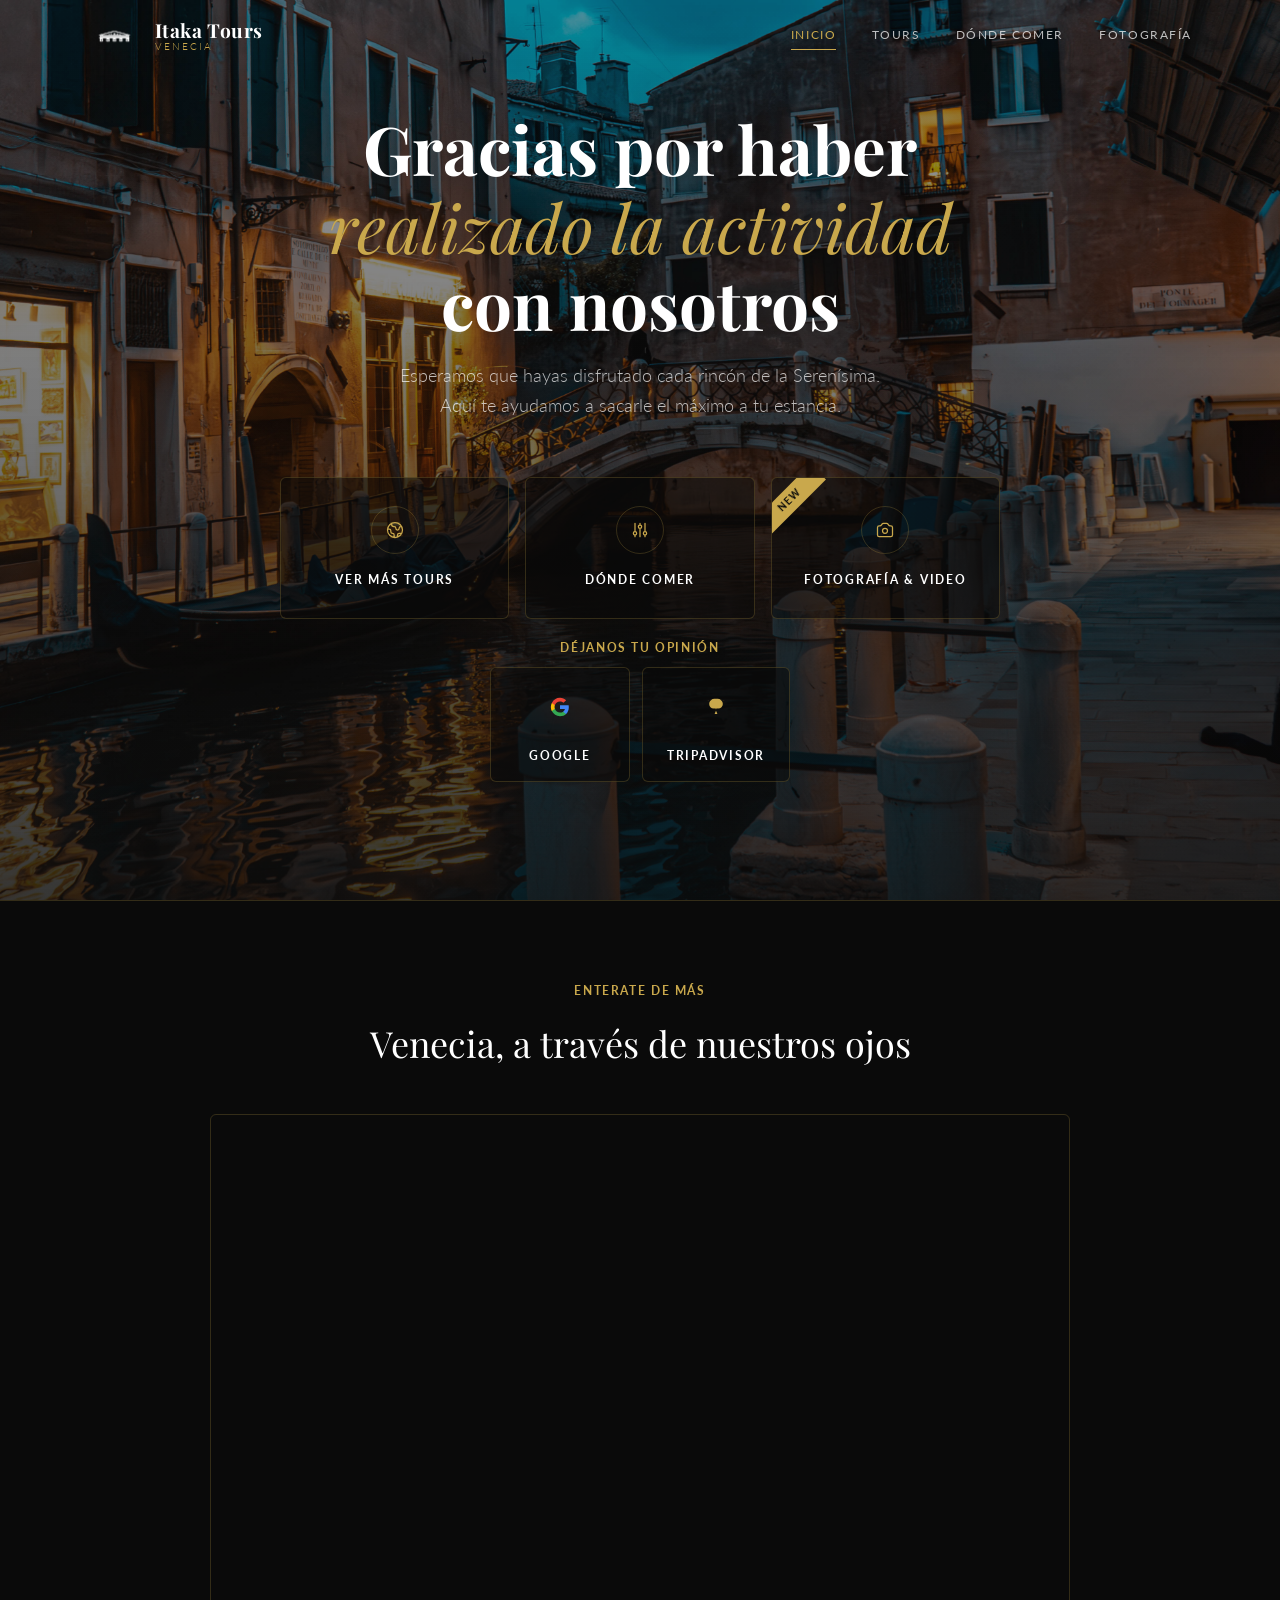
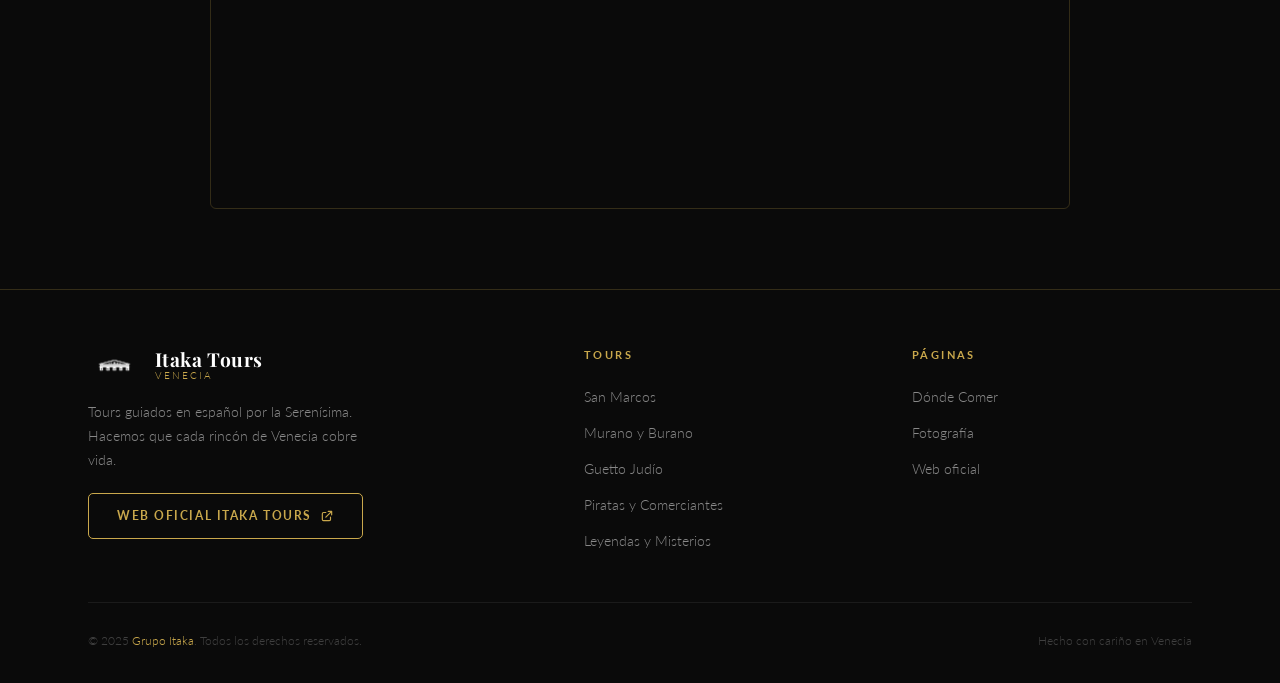
<file: index.html>
<!DOCTYPE html>
<html lang="es">
<head>
  <meta charset="UTF-8" />
  <meta name="viewport" content="width=device-width, initial-scale=1.0" />
  <title>Itaka Tours — Venecia</title>
  <meta name="description" content="Gracias por realizar la actividad con Itaka Tours en Venecia. Descubre más tours, dónde comer y deja tu valoración." />
  <link rel="preconnect" href="https://fonts.googleapis.com" />
  <link rel="preconnect" href="https://fonts.gstatic.com" crossorigin />
  <link href="https://fonts.googleapis.com/css2?family=Playfair+Display:ital,wght@0,400;0,600;0,700;1,400&family=Lato:wght@300;400;700&display=swap" rel="stylesheet" />
  <link rel="stylesheet" href="css/style.css" />
</head>
<body>

  <!-- ════════════════════════════════════════
       HEADER — compartido en todas las páginas
       Para añadir una nueva página: agregar <a> aquí
       y en el menú móvil de más abajo
  ════════════════════════════════════════ -->
  <header id="header">
    <div class="container header-inner">
      <a href="index.html" class="logo" aria-label="Itaka Tours inicio">
        <img src="Images/logo.png" alt="Itaka Tours" class="logo-img" />
        <div class="logo-text">
          <span class="logo-name">Itaka Tours</span>
          <span class="logo-tagline">Venecia</span>
        </div>
      </a>

      <nav class="nav-desktop">
        <!-- ═══ AÑADIR NUEVOS LINKS DE NAVEGACIÓN AQUÍ ═══ -->
        <a href="index.html">Inicio</a>
        <a href="tours.html">Tours</a>
        <a href="restaurantes.html">Dónde Comer</a>
        <a href="fotografia.html">Fotografía</a>
        <!-- ═══ FIN NAVEGACIÓN ═══ -->
      </nav>

      <button class="hamburger" id="hamburger" aria-label="Abrir menú">
        <span></span><span></span><span></span>
      </button>
    </div>
  </header>

  <!-- ════════════════════════════════════════
       MENÚ MÓVIL — compartido en todas las páginas
  ════════════════════════════════════════ -->
  <nav class="mobile-nav" id="mobileNav" aria-label="Navegación móvil">
    <!-- ═══ MANTENER SINCRONIZADO CON nav-desktop ═══ -->
    <a href="index.html">Inicio</a>
    <a href="tours.html">Tours</a>
    <a href="restaurantes.html">Dónde Comer</a>
    <a href="fotografia.html">Fotografía</a>
    <!-- ═══ FIN MENÚ MÓVIL ═══ -->
    <p class="mobile-nav-footer">Itaka Tours · Venecia</p>
  </nav>


  <main>

    <!-- ════════════════════════════════════════
         HERO — Pantalla completa de bienvenida
         Cambiar imagen: style="background-image: url('...')" en .hero-bg
    ════════════════════════════════════════ -->
    <section class="hero-full" id="hero">
      <div class="hero-bg" style="background-image: url('Images/banners/DSC08689-Mejorado-NR-Editar.jpg');"></div>
      <div class="hero-overlay"></div>

      <div class="hero-content">
        <p class="hero-eyebrow">Itaka Tours · Venecia</p>
        <h1 class="hero-title">
          Gracias por haber
          <em>realizado la actividad</em>
          con nosotros
        </h1>
        <p class="hero-sub">
          Esperamos que hayas disfrutado cada rincón de la Serenísima.<br>
          Aquí te ayudamos a sacarle el máximo a tu estancia.
        </p>

        <!-- ════ 3 BOTONES PRINCIPALES ════
             Cambiar href, icono o texto según necesidad
        ════════════════════════════════ -->
        <div class="hero-cta-grid">

          <!-- CTA 1: Tours -->
          <a href="tours.html" class="cta-tile">
            <div class="cta-tile-icon">
              <svg xmlns="http://www.w3.org/2000/svg" fill="none" viewBox="0 0 24 24" stroke="currentColor">
                <path stroke-linecap="round" stroke-linejoin="round" stroke-width="1.5" d="M3.055 11H5a2 2 0 012 2v1a2 2 0 002 2 2 2 0 012 2v2.945M8 3.935V5.5A2.5 2.5 0 0010.5 8h.5a2 2 0 012 2 2 2 0 104 0 2 2 0 012-2h1.064M15 20.488V18a2 2 0 012-2h3.064M21 12a9 9 0 11-18 0 9 9 0 0118 0z"/>
              </svg>
            </div>
            <span class="cta-tile-label">Ver más tours</span>
          </a>

          <!-- CTA 2: Restaurantes -->
          <a href="restaurantes.html" class="cta-tile">
            <div class="cta-tile-icon">
              <svg xmlns="http://www.w3.org/2000/svg" fill="none" viewBox="0 0 24 24" stroke="currentColor">
                <path stroke-linecap="round" stroke-linejoin="round" stroke-width="1.5" d="M12 6V4m0 2a2 2 0 100 4m0-4a2 2 0 110 4m-6 8a2 2 0 100-4m0 4a2 2 0 110-4m0 4v2m0-6V4m6 6v10m6-2a2 2 0 100-4m0 4a2 2 0 110-4m0 4v2m0-6V4"/>
              </svg>
            </div>
            <span class="cta-tile-label">Dónde Comer</span>
          </a>

          <!-- CTA 3: Fotografía -->
          <a href="fotografia.html" class="cta-tile" style="overflow: hidden; position: relative;">
            <span style="
              position: absolute;
              top: 11px;
              left: -22px;
              width: 80px;
              background: var(--gold);
              color: var(--black);
              font-size: 0.6rem;
              font-weight: 700;
              letter-spacing: 0.12em;
              text-align: center;
              padding: 3px 0;
              transform: rotate(-45deg);
              pointer-events: none;
            ">NEW</span>
            <div class="cta-tile-icon">
              <svg xmlns="http://www.w3.org/2000/svg" fill="none" viewBox="0 0 24 24" stroke="currentColor">
                <path stroke-linecap="round" stroke-linejoin="round" stroke-width="1.5" d="M3 9a2 2 0 012-2h.93a2 2 0 001.664-.89l.812-1.22A2 2 0 0110.07 4h3.86a2 2 0 011.664.89l.812 1.22A2 2 0 0018.07 7H19a2 2 0 012 2v9a2 2 0 01-2 2H5a2 2 0 01-2-2V9z"/>
                <path stroke-linecap="round" stroke-linejoin="round" stroke-width="1.5" d="M15 13a3 3 0 11-6 0 3 3 0 016 0z"/>
              </svg>
            </div>
            <span class="cta-tile-label">Fotografía &amp; Video</span>
          </a>


        </div>
        <!-- ════ FIN BOTONES PRINCIPALES ════ -->

        <!-- Opinión (Google + TripAdvisor) — siempre debajo del grid -->
        <div class="cta-opinion-group">
          <span class="cta-opinion-label">Déjanos tu opinión</span>
          <div class="cta-opinion-links">
            <a href="https://www.google.com/maps/place//data=!4m3!3m2!1s0x8c149eef431c43d9:0x5f9b83371dfbbab0!12e1?source=g.page.m.ia._&laa=nmx-review-solicitation-ia2" target="_blank" rel="noopener" class="cta-tile cta-tile--review" aria-label="Dejar reseña en Google">
              <div class="cta-tile-icon cta-tile-icon--brand">
                <svg xmlns="http://www.w3.org/2000/svg" viewBox="0 0 24 24" width="20" height="20">
                  <path d="M22.56 12.25c0-.78-.07-1.53-.2-2.25H12v4.26h5.92a5.06 5.06 0 0 1-2.2 3.32v2.77h3.57c2.08-1.92 3.28-4.74 3.28-8.1z" fill="#4285F4"/>
                  <path d="M12 23c2.97 0 5.46-.98 7.28-2.66l-3.57-2.77c-.98.66-2.23 1.06-3.71 1.06-2.86 0-5.29-1.93-6.16-4.53H2.18v2.84C3.99 20.53 7.7 23 12 23z" fill="#34A853"/>
                  <path d="M5.84 14.09c-.22-.66-.35-1.36-.35-2.09s.13-1.43.35-2.09V7.07H2.18C1.43 8.55 1 10.22 1 12s.43 3.45 1.18 4.93l2.85-2.22.81-.62z" fill="#FBBC05"/>
                  <path d="M12 5.38c1.62 0 3.06.56 4.21 1.64l3.15-3.15C17.45 2.09 14.97 1 12 1 7.7 1 3.99 3.47 2.18 7.07l3.66 2.84c.87-2.6 3.3-4.53 6.16-4.53z" fill="#EA4335"/>
                </svg>
              </div>
              <span class="cta-tile-label">Google</span>
            </a>
            <a href="https://www.tripadvisor.com/UserReviewEdit-g187514-d26362605-ITAKA_Tours-Madrid.html" target="_blank" rel="noopener" class="cta-tile cta-tile--review" aria-label="Dejar reseña en TripAdvisor">
              <div class="cta-tile-icon cta-tile-icon--brand">
                <svg xmlns="http://www.w3.org/2000/svg" viewBox="0 0 24 24" width="20" height="20" fill="currentColor">
                  <path d="M12 2C6.5 2 2 4.5 2 4.5S4.1 3.4 7.4 3.1C5.3 4 3.8 6 3.8 8.4c0 3 2.4 5.4 5.4 5.4.7 0 1.4-.1 2-.4L12 15l.8-1.6c.6.3 1.3.4 2 .4 3 0 5.4-2.4 5.4-5.4 0-2.4-1.5-4.4-3.6-5.3 3.3.3 5.4 1.4 5.4 1.4S17.5 2 12 2zm-2.8 5c-1.8 0-3.2 1.4-3.2 3.2S7.4 13.4 9.2 13.4s3.2-1.4 3.2-3.2S11 7 9.2 7zm5.6 0c-1.8 0-3.2 1.4-3.2 3.2s1.4 3.2 3.2 3.2 3.2-1.4 3.2-3.2S16.6 7 14.8 7zM9.2 8.6c.9 0 1.6.7 1.6 1.6s-.7 1.6-1.6 1.6-1.6-.7-1.6-1.6.7-1.6 1.6-1.6zm5.6 0c.9 0 1.6.7 1.6 1.6s-.7 1.6-1.6 1.6-1.6-.7-1.6-1.6.7-1.6 1.6-1.6zM12 16.5l-1.5 3.2c-.2.4.1.8.5.8h2c.4 0 .7-.4.5-.8L12 16.5z"/>
                </svg>
              </div>
              <span class="cta-tile-label">TripAdvisor</span>
            </a>
          </div>
        </div>

      </div>

    </section>

    <!-- ════════════════════════════════════════
         SECCIÓN VIDEO — Debajo del hero
    ════════════════════════════════════════ -->
    <section class="video-section">
      <p class="video-eyebrow">Enterate de más</p>
      <h2 class="video-title">Venecia, a través de nuestros ojos</h2>
      <div class="video-wrapper">
        <iframe
          src="https://www.youtube.com/embed/F05SgvXtL6o?start=18&rel=0&modestbranding=1"
          title="Video Itaka Tours Venecia"
          frameborder="0"
          allow="accelerometer; autoplay; clipboard-write; encrypted-media; gyroscope; picture-in-picture"
          allowfullscreen
          loading="lazy"
        ></iframe>
      </div>
    </section>

  </main>


  <!-- ════════════════════════════════════════
       FOOTER — compartido en todas las páginas
  ════════════════════════════════════════ -->
  <footer>
    <div class="container">
      <div class="footer-inner">

        <div class="footer-brand">
          <a href="index.html" class="logo" aria-label="Itaka Tours inicio">
            <img src="Images/logo.png" alt="Itaka Tours" class="logo-img" />
            <div class="logo-text">
              <span class="logo-name">Itaka Tours</span>
              <span class="logo-tagline">Venecia</span>
            </div>
          </a>
          <p>Tours guiados en español por la Serenísima. Hacemos que cada rincón de Venecia cobre vida.</p>
          <a href="https://www.grupoitaka.com" target="_blank" rel="noopener" class="btn btn-outline footer-official-btn">
            Web oficial Itaka Tours
            <svg xmlns="http://www.w3.org/2000/svg" width="13" fill="none" viewBox="0 0 24 24" stroke="currentColor"><path stroke-linecap="round" stroke-linejoin="round" stroke-width="2" d="M10 6H6a2 2 0 00-2 2v10a2 2 0 002 2h10a2 2 0 002-2v-4M14 4h6m0 0v6m0-6L10 14"/></svg>
          </a>
        </div>

        <!-- ═══ AÑADIR NUEVAS CATEGORÍAS DE FOOTER AQUÍ ═══ -->
        <div class="footer-col">
          <h4>Tours</h4>
          <ul>
            <li><a href="https://www.grupoitaka.com/venecia/san-marco/" target="_blank" rel="noopener">San Marcos</a></li>
            <li><a href="https://www.grupoitaka.com/venecia/freetour-murano-y-burano/" target="_blank" rel="noopener">Murano y Burano</a></li>
            <li><a href="https://www.grupoitaka.com/venecia/guetto-judio/" target="_blank" rel="noopener">Guetto Judío</a></li>
            <li><a href="https://www.grupoitaka.com/prostitutas-comerciantes-y-piratas/" target="_blank" rel="noopener">Piratas y Comerciantes</a></li>
            <li><a href="https://www.grupoitaka.com/venecia/leyendas-crimenes-misterios/" target="_blank" rel="noopener">Leyendas y Misterios</a></li>
          </ul>
        </div>

        <div class="footer-col">
          <h4>Páginas</h4>
          <ul>
            <li><a href="restaurantes.html">Dónde Comer</a></li>
            <li><a href="fotografia.html">Fotografía</a></li>
            <li><a href="https://www.grupoitaka.com" target="_blank" rel="noopener">Web oficial</a></li>
          </ul>
        </div>
        <!-- ═══ FIN COLUMNAS DE FOOTER ═══ -->

      </div>

      <div class="footer-bottom">
        <p>&copy; 2025 <a href="https://www.grupoitaka.com" target="_blank" rel="noopener">Grupo Itaka</a>. Todos los derechos reservados.</p>
        <p>Hecho con cariño en Venecia</p>
      </div>
    </div>
  </footer>

  <script src="js/main.js"></script>
</body>
</html>
</file>
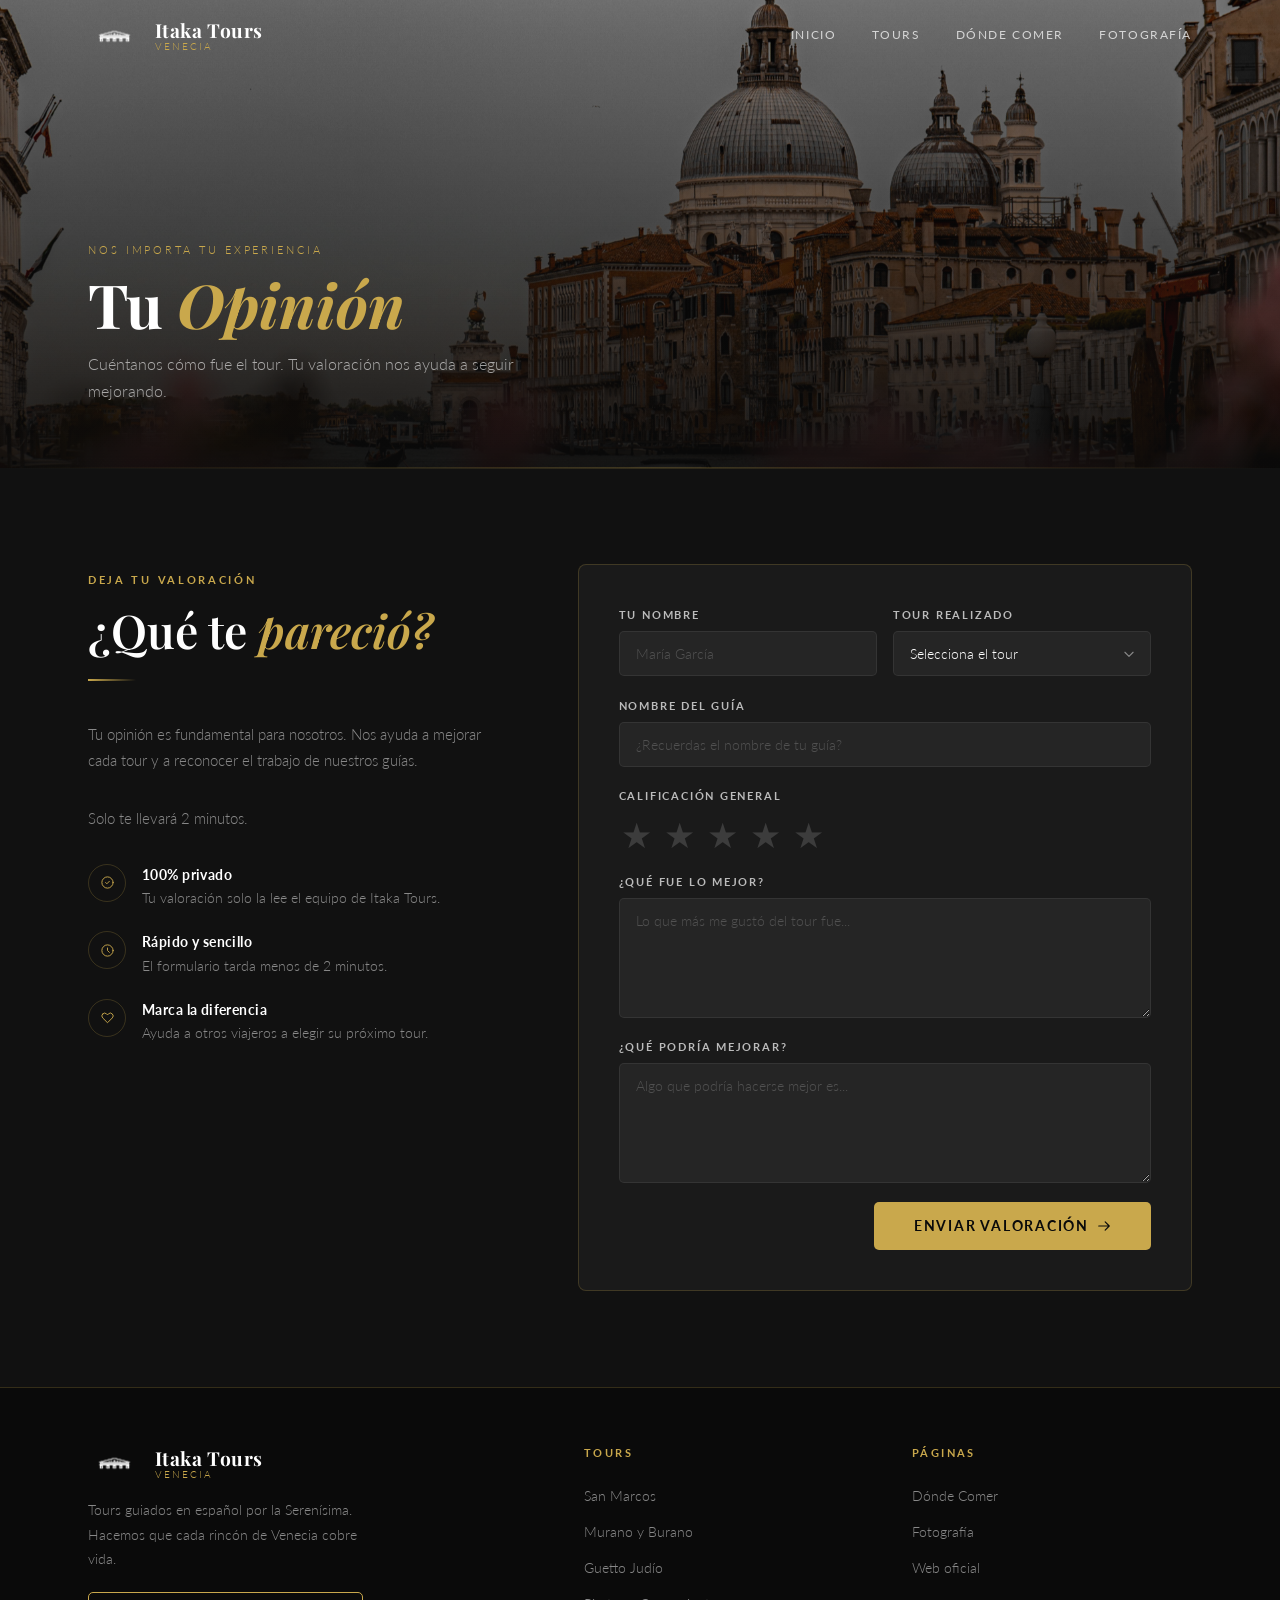
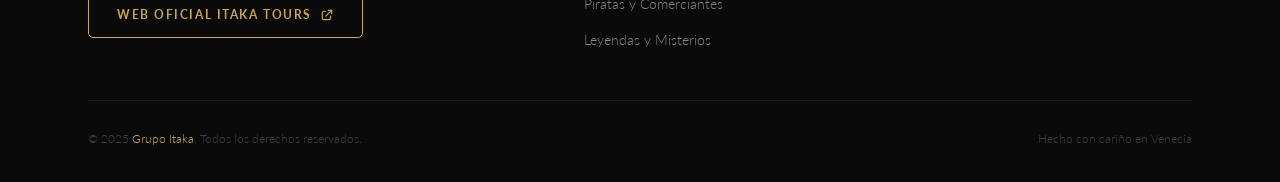
<file: feedback.html>
<!DOCTYPE html>
<html lang="es">
<head>
  <meta charset="UTF-8" />
  <meta name="viewport" content="width=device-width, initial-scale=1.0" />
  <title>Tu Opinión — Itaka Tours Venecia</title>
  <meta name="description" content="Cuéntanos cómo fue tu experiencia con Itaka Tours en Venecia. Tu valoración nos ayuda a mejorar." />
  <link rel="preconnect" href="https://fonts.googleapis.com" />
  <link rel="preconnect" href="https://fonts.gstatic.com" crossorigin />
  <link href="https://fonts.googleapis.com/css2?family=Playfair+Display:ital,wght@0,400;0,600;0,700;1,400&family=Lato:wght@300;400;700&display=swap" rel="stylesheet" />
  <link rel="stylesheet" href="css/style.css" />
</head>
<body>

  <!-- HEADER -->
  <header id="header">
    <div class="container header-inner">
      <a href="index.html" class="logo" aria-label="Itaka Tours inicio">
        <img src="Images/logo.png" alt="Itaka Tours" class="logo-img" />
        <div class="logo-text">
          <span class="logo-name">Itaka Tours</span>
          <span class="logo-tagline">Venecia</span>
        </div>
      </a>
      <nav class="nav-desktop">
        <a href="index.html">Inicio</a>
        <a href="tours.html">Tours</a>
        <a href="restaurantes.html">Dónde Comer</a>
        <a href="fotografia.html">Fotografía</a>
      </nav>
      <button class="hamburger" id="hamburger" aria-label="Abrir menú">
        <span></span><span></span><span></span>
      </button>
    </div>
  </header>

  <!-- MENÚ MÓVIL -->
  <nav class="mobile-nav" id="mobileNav" aria-label="Navegación móvil">
    <a href="index.html">Inicio</a>
    <a href="tours.html">Tours</a>
    <a href="restaurantes.html">Dónde Comer</a>
    <a href="fotografia.html">Fotografía</a>
    <p class="mobile-nav-footer">Itaka Tours · Venecia</p>
  </nav>


  <main>

    <!-- HERO INTERIOR -->
    <section class="hero-page">
      <div class="hero-bg" style="background-image: url('Images/banners/DSC00106.jpg');"></div>
      <div class="hero-overlay"></div>
      <div class="container hero-page-content">
        <p class="hero-page-label">Nos importa tu experiencia</p>
        <h1 class="hero-page-title">Tu <span>Opinión</span></h1>
        <p class="hero-page-desc">Cuéntanos cómo fue el tour. Tu valoración nos ayuda a seguir mejorando.</p>
      </div>
    </section>


    <!-- ════════════════════════════════════════
         FORMULARIO DE VALORACIÓN
    ════════════════════════════════════════ -->
    <section class="section section-bg-dark">
      <div class="container">

        <div class="form-layout">

          <!-- Columna izquierda: info -->
          <div class="form-info reveal">
            <span class="section-label">Deja tu valoración</span>
            <h2 class="section-title">¿Qué te <span>pareció?</span></h2>
            <div class="gold-line"></div>
            <p>Tu opinión es fundamental para nosotros. Nos ayuda a mejorar cada tour y a reconocer el trabajo de nuestros guías.</p>
            <p>Solo te llevará 2 minutos.</p>

            <div class="info-item">
              <div class="info-item-icon">
                <svg xmlns="http://www.w3.org/2000/svg" fill="none" viewBox="0 0 24 24" stroke="currentColor">
                  <path stroke-linecap="round" stroke-linejoin="round" stroke-width="1.5" d="M9 12l2 2 4-4m6 2a9 9 0 11-18 0 9 9 0 0118 0z"/>
                </svg>
              </div>
              <div class="info-item-text">
                <strong>100% privado</strong>
                Tu valoración solo la lee el equipo de Itaka Tours.
              </div>
            </div>

            <div class="info-item">
              <div class="info-item-icon">
                <svg xmlns="http://www.w3.org/2000/svg" fill="none" viewBox="0 0 24 24" stroke="currentColor">
                  <path stroke-linecap="round" stroke-linejoin="round" stroke-width="1.5" d="M12 8v4l3 3m6-3a9 9 0 11-18 0 9 9 0 0118 0z"/>
                </svg>
              </div>
              <div class="info-item-text">
                <strong>Rápido y sencillo</strong>
                El formulario tarda menos de 2 minutos.
              </div>
            </div>

            <div class="info-item">
              <div class="info-item-icon">
                <svg xmlns="http://www.w3.org/2000/svg" fill="none" viewBox="0 0 24 24" stroke="currentColor">
                  <path stroke-linecap="round" stroke-linejoin="round" stroke-width="1.5" d="M4.318 6.318a4.5 4.5 0 000 6.364L12 20.364l7.682-7.682a4.5 4.5 0 00-6.364-6.364L12 7.636l-1.318-1.318a4.5 4.5 0 00-6.364 0z"/>
                </svg>
              </div>
              <div class="info-item-text">
                <strong>Marca la diferencia</strong>
                Ayuda a otros viajeros a elegir su próximo tour.
              </div>
            </div>
          </div>
          <!-- FIN columna izquierda -->


          <!-- Columna derecha: formulario -->
          <div class="form-wrapper reveal reveal-d2">
            <form id="feedbackForm" action="#" method="POST" novalidate>

              <!-- Fila: Nombre + Tour -->
              <div class="form-row">
                <div class="form-group">
                  <label for="fb-nombre">Tu nombre</label>
                  <input
                    type="text"
                    id="fb-nombre"
                    name="nombre"
                    placeholder="María García"
                    required
                    autocomplete="given-name"
                  />
                </div>
                <div class="form-group">
                  <!-- ═══ ACTUALIZAR OPCIONES AL AÑADIR NUEVOS TOURS ═══ -->
                  <label for="fb-tour">Tour realizado</label>
                  <select id="fb-tour" name="tour" required>
                    <option value="" disabled selected>Selecciona el tour</option>
                    <option value="san-marcos">Centro de Venecia: San Marcos</option>
                    <option value="murano-burano">Freetour Murano y Burano</option>
                    <option value="guetto">Guetto Judío</option>
                    <option value="piratas">Prostitutas, Comerciantes y Piratas</option>
                    <option value="leyendas">Leyendas, Crímenes y Misterios</option>
                  </select>
                </div>
              </div>

              <!-- Nombre del guía -->
              <div class="form-group">
                <label for="fb-guia">Nombre del guía</label>
                <input
                  type="text"
                  id="fb-guia"
                  name="guia"
                  placeholder="¿Recuerdas el nombre de tu guía?"
                  autocomplete="off"
                />
              </div>

              <!-- ════════════════════════════════════════
                   RATING DE ESTRELLAS — 1 a 5
              ════════════════════════════════════════ -->
              <div class="star-rating-group">
                <label>Calificación general</label>
                <div class="star-rating" id="starRating" role="group" aria-label="Calificación de 1 a 5 estrellas">
                  <button type="button" class="star" data-value="1" aria-label="1 estrella">★</button>
                  <button type="button" class="star" data-value="2" aria-label="2 estrellas">★</button>
                  <button type="button" class="star" data-value="3" aria-label="3 estrellas">★</button>
                  <button type="button" class="star" data-value="4" aria-label="4 estrellas">★</button>
                  <button type="button" class="star" data-value="5" aria-label="5 estrellas">★</button>
                  <span class="star-count-label" id="starLabel" aria-live="polite"></span>
                </div>
                <input type="hidden" name="calificacion" id="ratingValue" />
              </div>

              <!-- ¿Qué fue lo mejor? -->
              <div class="form-group">
                <label for="fb-mejor">¿Qué fue lo mejor?</label>
                <textarea
                  id="fb-mejor"
                  name="mejor"
                  placeholder="Lo que más me gustó del tour fue..."
                  rows="3"
                ></textarea>
              </div>

              <!-- ¿Qué podría mejorar? -->
              <div class="form-group">
                <label for="fb-mejora">¿Qué podría mejorar?</label>
                <textarea
                  id="fb-mejora"
                  name="mejora"
                  placeholder="Algo que podría hacerse mejor es..."
                  rows="3"
                ></textarea>
              </div>

              <!-- ════════════════════════════════════════
                   AÑADIR NUEVOS CAMPOS AQUÍ si es necesario
                   Copiar un .form-group de arriba
              ════════════════════════════════════════ -->

              <div class="form-submit">
                <button type="submit" id="submitBtn" class="btn btn-gold btn-lg">
                  Enviar valoración
                  <svg xmlns="http://www.w3.org/2000/svg" fill="none" viewBox="0 0 24 24" stroke="currentColor">
                    <path stroke-linecap="round" stroke-linejoin="round" stroke-width="2" d="M14 5l7 7m0 0l-7 7m7-7H3"/>
                  </svg>
                </button>
              </div>

            </form>

            <!-- Mensaje de éxito — oculto por defecto -->
            <div class="form-success" id="formSuccess" aria-live="polite">
              <div class="form-success-icon">
                <svg xmlns="http://www.w3.org/2000/svg" fill="none" viewBox="0 0 24 24" stroke="currentColor">
                  <path stroke-linecap="round" stroke-linejoin="round" stroke-width="1.5" d="M9 12l2 2 4-4m6 2a9 9 0 11-18 0 9 9 0 0118 0z"/>
                </svg>
              </div>
              <h3 class="form-success-title">¡Gracias por tu valoración!</h3>
              <p class="form-success-text">Hemos recibido tu opinión. Nos ayuda muchísimo a seguir mejorando cada tour.</p>
              <a href="tours.html" class="btn btn-outline" style="margin-top:0.5rem;">Ver más tours</a>
            </div>
          </div>
          <!-- FIN formulario -->

        </div>
      </div>
    </section>

  </main>


  <!-- FOOTER -->
  <footer>
    <div class="container">
      <div class="footer-inner">
        <div class="footer-brand">
          <a href="index.html" class="logo">
            <img src="Images/logo.png" alt="Itaka Tours" class="logo-img" />
            <div class="logo-text">
              <span class="logo-name">Itaka Tours</span>
              <span class="logo-tagline">Venecia</span>
            </div>
          </a>
          <p>Tours guiados en español por la Serenísima. Hacemos que cada rincón de Venecia cobre vida.</p>
          <a href="https://www.grupoitaka.com" target="_blank" rel="noopener" class="btn btn-outline footer-official-btn">
            Web oficial Itaka Tours
            <svg xmlns="http://www.w3.org/2000/svg" width="13" fill="none" viewBox="0 0 24 24" stroke="currentColor"><path stroke-linecap="round" stroke-linejoin="round" stroke-width="2" d="M10 6H6a2 2 0 00-2 2v10a2 2 0 002 2h10a2 2 0 002-2v-4M14 4h6m0 0v6m0-6L10 14"/></svg>
          </a>
        </div>
        <div class="footer-col">
          <h4>Tours</h4>
          <ul>
            <li><a href="https://www.grupoitaka.com/venecia/san-marco/" target="_blank" rel="noopener">San Marcos</a></li>
            <li><a href="https://www.grupoitaka.com/venecia/freetour-murano-y-burano/" target="_blank" rel="noopener">Murano y Burano</a></li>
            <li><a href="https://www.grupoitaka.com/venecia/guetto-judio/" target="_blank" rel="noopener">Guetto Judío</a></li>
            <li><a href="https://www.grupoitaka.com/prostitutas-comerciantes-y-piratas/" target="_blank" rel="noopener">Piratas y Comerciantes</a></li>
            <li><a href="https://www.grupoitaka.com/venecia/leyendas-crimenes-misterios/" target="_blank" rel="noopener">Leyendas y Misterios</a></li>
          </ul>
        </div>
        <div class="footer-col">
          <h4>Páginas</h4>
          <ul>
            <li><a href="restaurantes.html">Dónde Comer</a></li>
            <li><a href="fotografia.html">Fotografía</a></li>
            <li><a href="https://www.grupoitaka.com" target="_blank" rel="noopener">Web oficial</a></li>
          </ul>
        </div>
      </div>
      <div class="footer-bottom">
        <p>&copy; 2025 <a href="https://www.grupoitaka.com" target="_blank" rel="noopener">Grupo Itaka</a>. Todos los derechos reservados.</p>
        <p>Hecho con cariño en Venecia</p>
      </div>
    </div>
  </footer>

  <script src="js/main.js"></script>

  <!-- ════════════════════════════════════════
       STAR RATING + ENVÍO A WEBHOOK
       Webhook: n8n — feedback de tours
  ════════════════════════════════════════ -->
  <script>
    (function () {
      const WEBHOOK_URL = 'https://morgantin.app.n8n.cloud/webhook/2cc42efc-2964-4600-a413-fd4a35bc6867';

      /* ── Star rating ── */
      const stars  = document.querySelectorAll('#starRating .star');
      const input  = document.getElementById('ratingValue');
      const label  = document.getElementById('starLabel');
      const labels = ['', 'Muy malo', 'Malo', 'Regular', 'Bueno', '¡Excelente!'];
      let selected = 0;

      function paint(hovered) {
        stars.forEach(s => {
          const v = parseInt(s.dataset.value);
          s.classList.remove('active', 'selected');
          if (v <= hovered) s.classList.add('active');
          if (v <= selected) s.classList.add('selected');
        });
        label.textContent = hovered > 0 ? labels[hovered] : (selected > 0 ? labels[selected] : '');
      }

      stars.forEach(star => {
        const v = parseInt(star.dataset.value);
        star.addEventListener('mouseenter', () => paint(v));
        star.addEventListener('mouseleave', () => paint(0));
        star.addEventListener('click', () => {
          selected    = v;
          input.value = v;
          stars.forEach(s => {
            s.classList.remove('active');
            s.classList.toggle('selected', parseInt(s.dataset.value) <= selected);
          });
          label.textContent = labels[selected];
        });
        star.addEventListener('keydown', e => {
          if (e.key === 'Enter' || e.key === ' ') { e.preventDefault(); star.click(); }
        });
      });

      /* ── Envío del formulario ── */
      const form       = document.getElementById('feedbackForm');
      const submitBtn  = document.getElementById('submitBtn');
      const successMsg = document.getElementById('formSuccess');

      form.addEventListener('submit', async function (e) {
        e.preventDefault();

        // Recoger datos
        const payload = {
          nombre:      document.getElementById('fb-nombre').value.trim(),
          tour:        document.getElementById('fb-tour').value,
          guia:        document.getElementById('fb-guia').value.trim(),
          calificacion: document.getElementById('ratingValue').value,
          mejor:       document.getElementById('fb-mejor').value.trim(),
          mejorar:     document.getElementById('fb-mejora').value.trim(),
        };

        // Estado de carga
        submitBtn.disabled    = true;
        submitBtn.textContent = 'Enviando…';

        try {
          const res = await fetch(WEBHOOK_URL, {
            method:  'POST',
            headers: { 'Content-Type': 'application/json' },
            body:    JSON.stringify(payload),
          });

          if (!res.ok) throw new Error(`HTTP ${res.status}`);

          // Éxito: ocultar formulario y mostrar mensaje
          form.style.display      = 'none';
          successMsg.style.display = 'flex';
          successMsg.scrollIntoView({ behavior: 'smooth', block: 'center' });

        } catch (err) {
          // Error: restaurar botón y avisar
          submitBtn.disabled    = false;
          submitBtn.textContent = 'Enviar valoración';
          alert('Hubo un problema al enviar. Por favor, inténtalo de nuevo.');
          console.error('Feedback error:', err);
        }
      });

    })();
  </script>

</body>
</html>
</file>
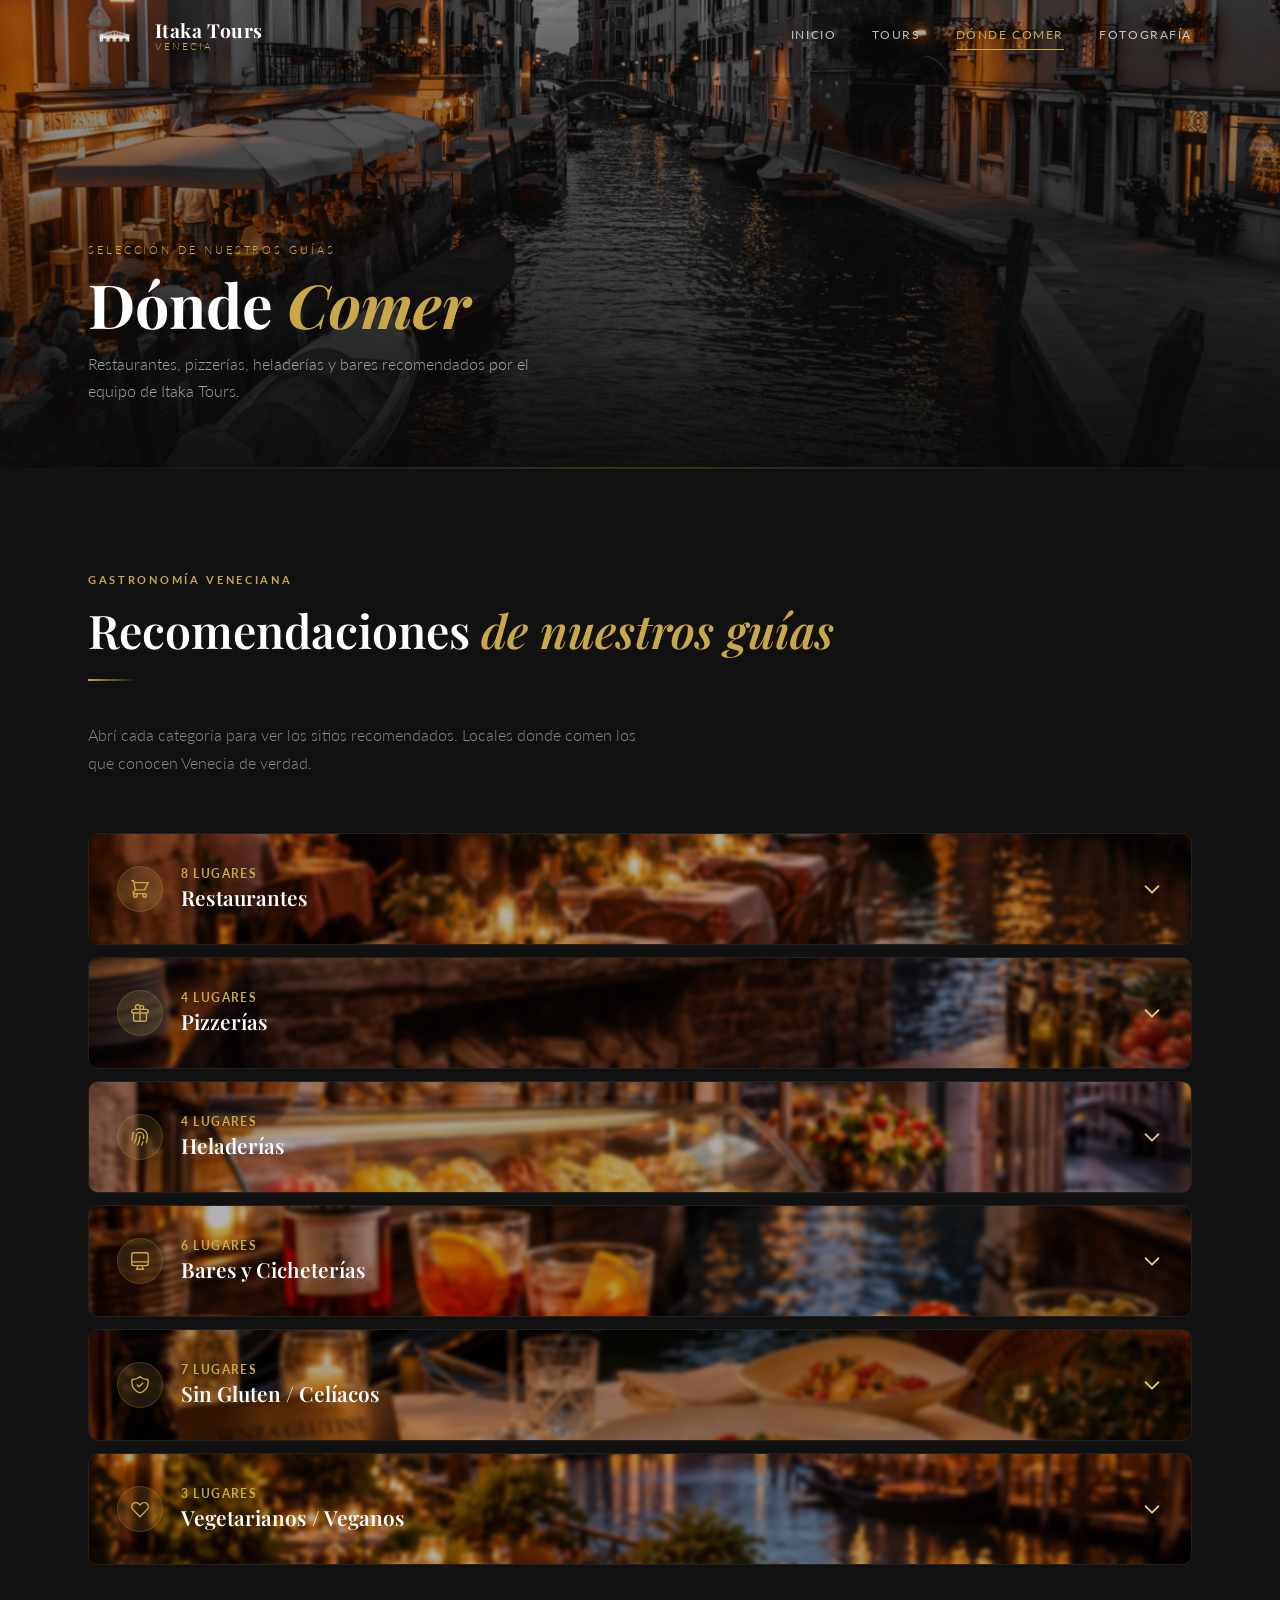
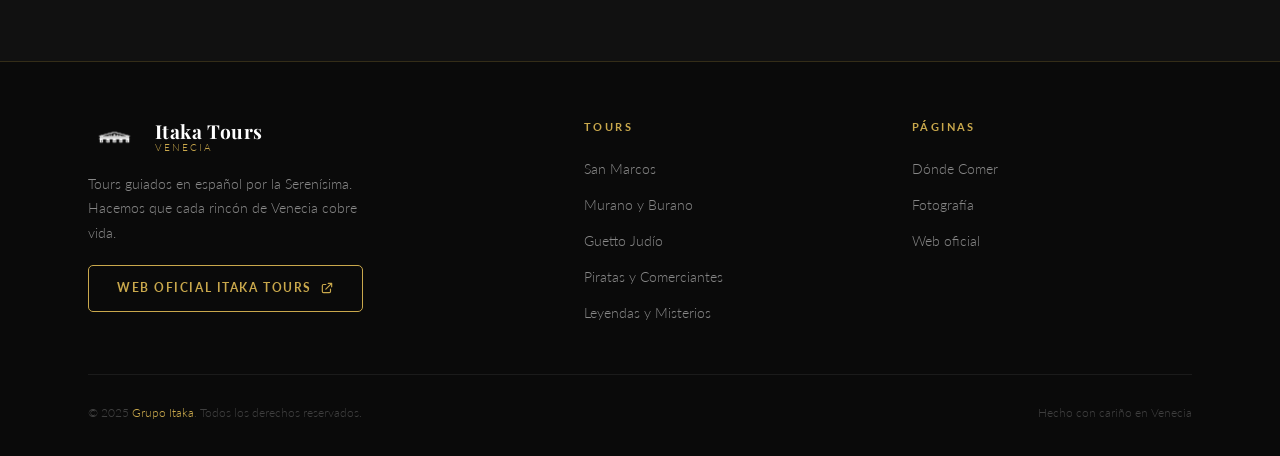
<file: restaurantes.html>
<!DOCTYPE html>
<html lang="es">
<head>
  <meta charset="UTF-8" />
  <meta name="viewport" content="width=device-width, initial-scale=1.0" />
  <title>Dónde Comer — Itaka Tours Venecia</title>
  <meta name="description" content="Restaurantes, pizzerías, heladerías y bares recomendados por los guías de Itaka Tours en Venecia." />
  <link rel="preconnect" href="https://fonts.googleapis.com" />
  <link rel="preconnect" href="https://fonts.gstatic.com" crossorigin />
  <link href="https://fonts.googleapis.com/css2?family=Playfair+Display:ital,wght@0,400;0,600;0,700;1,400&family=Lato:wght@300;400;700&display=swap" rel="stylesheet" />
  <link rel="stylesheet" href="css/style.css" />
</head>
<body>

  <!-- HEADER -->
  <header id="header">
    <div class="container header-inner">
      <a href="index.html" class="logo" aria-label="Itaka Tours inicio">
        <img src="Images/logo.png" alt="Itaka Tours" class="logo-img" />
        <div class="logo-text">
          <span class="logo-name">Itaka Tours</span>
          <span class="logo-tagline">Venecia</span>
        </div>
      </a>
      <nav class="nav-desktop">
        <!-- ═══ AÑADIR NUEVOS LINKS AQUÍ ═══ -->
        <a href="index.html">Inicio</a>
        <a href="tours.html">Tours</a>
        <a href="restaurantes.html">Dónde Comer</a>
        <a href="fotografia.html">Fotografía</a>
      </nav>
      <button class="hamburger" id="hamburger" aria-label="Abrir menú">
        <span></span><span></span><span></span>
      </button>
    </div>
  </header>

  <!-- MENÚ MÓVIL -->
  <nav class="mobile-nav" id="mobileNav" aria-label="Navegación móvil">
    <a href="index.html">Inicio</a>
    <a href="tours.html">Tours</a>
    <a href="restaurantes.html">Dónde Comer</a>
    <a href="fotografia.html">Fotografía</a>
    <p class="mobile-nav-footer">Itaka Tours · Venecia</p>
  </nav>


  <main>

    <!-- HERO INTERIOR -->
    <section class="hero-page">
      <div class="hero-bg" style="background-image: url('Images/banners/DSC08691-Mejorado-NR.jpg');"></div>
      <div class="hero-overlay"></div>
      <div class="container hero-page-content">
        <p class="hero-page-label">Selección de nuestros guías</p>
        <h1 class="hero-page-title">Dónde <span>Comer</span></h1>
        <p class="hero-page-desc">Restaurantes, pizzerías, heladerías y bares recomendados por el equipo de Itaka Tours.</p>
      </div>
    </section>


    <!-- ════════════════════════════════════════
         ACORDEÓN DE CATEGORÍAS GASTRONÓMICAS
         Para añadir una nueva categoría: copiar un bloque
         .accordion-item completo y actualizar su contenido.
         Imagen de fondo: agregar en Images/Categorias/
    ════════════════════════════════════════ -->
    <section class="section section-bg-dark">
      <div class="container">

        <div class="section-header reveal">
          <span class="section-label">Gastronomía veneciana</span>
          <h2 class="section-title">Recomendaciones <span>de nuestros guías</span></h2>
          <div class="gold-line"></div>
          <p class="section-subtitle">Abrí cada categoría para ver los sitios recomendados. Locales donde comen los que conocen Venecia de verdad.</p>
        </div>

        <div class="accordion" id="gastronomia">


          <!-- ══════════════════════════════════════
               CATEGORÍA 1: RESTAURANTES
               Para añadir un restaurante: copiar un
               bloque .place-card dentro de .places-grid
          ══════════════════════════════════════ -->
          <div class="accordion-item" id="cat-restaurantes">
            <button class="accordion-header" aria-expanded="false" aria-controls="body-restaurantes">
              <div class="accordion-bg" style="background-image: url('Images/Categorias/restaurantes.png'); background-position: center 60%;"></div>
              <div class="accordion-header-content">
                <div class="accordion-cat-icon">
                  <svg xmlns="http://www.w3.org/2000/svg" fill="none" viewBox="0 0 24 24" stroke="currentColor">
                    <path stroke-linecap="round" stroke-linejoin="round" stroke-width="1.5" d="M3 3h2l.4 2M7 13h10l4-8H5.4M7 13L5.4 5M7 13l-2.293 2.293c-.63.63-.184 1.707.707 1.707H17m0 0a2 2 0 100 4 2 2 0 000-4zm-8 2a2 2 0 11-4 0 2 2 0 014 0z"/>
                  </svg>
                </div>
                <div class="accordion-cat-info">
                  <span class="accordion-cat-count">8 lugares</span>
                  <h3 class="accordion-cat-title">Restaurantes</h3>
                </div>
                <svg class="accordion-arrow" xmlns="http://www.w3.org/2000/svg" fill="none" viewBox="0 0 24 24" stroke="currentColor">
                  <path stroke-linecap="round" stroke-linejoin="round" stroke-width="2" d="M19 9l-7 7-7-7"/>
                </svg>
              </div>
            </button>

            <div class="accordion-body" id="body-restaurantes">
              <div class="accordion-body-inner">
                <div class="accordion-body-content">
                  <div class="places-grid">

                    <article class="place-card">
                      <span class="place-number" aria-hidden="true">01</span>
                      <h4 class="place-name">Dallo Zio Santa Margherita</h4>
                      <p class="place-desc">Un clásico del barrio. Ambiente local y auténtico en el corazón del Campo Santa Margherita.</p>
                      <a href="https://maps.app.goo.gl/L7Lgng4tna2NLDRF7" target="_blank" rel="noopener" class="btn btn-map" aria-label="Ver en Google Maps">
                        <svg xmlns="http://www.w3.org/2000/svg" width="11" fill="none" viewBox="0 0 24 24" stroke="currentColor"><path stroke-linecap="round" stroke-linejoin="round" stroke-width="2" d="M17.657 16.657L13.414 20.9a1.998 1.998 0 01-2.827 0l-4.244-4.243a8 8 0 1111.314 0z"/><path stroke-linecap="round" stroke-linejoin="round" stroke-width="2" d="M15 11a3 3 0 11-6 0 3 3 0 016 0z"/></svg>
                        Ver en Maps
                      </a>
                    </article>

                    <article class="place-card">
                      <span class="place-number" aria-hidden="true">02</span>
                      <h4 class="place-name">Al Grill</h4>
                      <span class="place-tag">Carnes · Vinoteca</span>
                      <p class="place-desc">Carnes a la brasa y vinoteca con decoración rústica. Ideal para los que prefieren alejarse del marisco.</p>
                      <a href="https://maps.app.goo.gl/atYxbzGGFAdANk767" target="_blank" rel="noopener" class="btn btn-map" aria-label="Ver en Google Maps">
                        <svg xmlns="http://www.w3.org/2000/svg" width="11" fill="none" viewBox="0 0 24 24" stroke="currentColor"><path stroke-linecap="round" stroke-linejoin="round" stroke-width="2" d="M17.657 16.657L13.414 20.9a1.998 1.998 0 01-2.827 0l-4.244-4.243a8 8 0 1111.314 0z"/><path stroke-linecap="round" stroke-linejoin="round" stroke-width="2" d="M15 11a3 3 0 11-6 0 3 3 0 016 0z"/></svg>
                        Ver en Maps
                      </a>
                    </article>

                    <article class="place-card">
                      <span class="place-number" aria-hidden="true">03</span>
                      <h4 class="place-name">Spicy Puppa</h4>
                      <span class="place-tag">Mariscos · Pasta</span>
                      <p class="place-desc">Precios accesibles a solo 10 min de Rialto. Buena relación calidad-precio en ambiente informal.</p>
                      <p class="place-tip">★ Pide los risottos al frutti di mare</p>
                      <a href="https://maps.app.goo.gl/mNtq7hNhKGyx33s99" target="_blank" rel="noopener" class="btn btn-map" aria-label="Ver en Google Maps">
                        <svg xmlns="http://www.w3.org/2000/svg" width="11" fill="none" viewBox="0 0 24 24" stroke="currentColor"><path stroke-linecap="round" stroke-linejoin="round" stroke-width="2" d="M17.657 16.657L13.414 20.9a1.998 1.998 0 01-2.827 0l-4.244-4.243a8 8 0 1111.314 0z"/><path stroke-linecap="round" stroke-linejoin="round" stroke-width="2" d="M15 11a3 3 0 11-6 0 3 3 0 016 0z"/></svg>
                        Ver en Maps
                      </a>
                    </article>

                    <article class="place-card">
                      <span class="place-number" aria-hidden="true">04</span>
                      <h4 class="place-name">Alla Corte Ristorante</h4>
                      <span class="place-tag">Pizza · Pasta · Música en directo</span>
                      <p class="place-desc">Cocina tradicional veneciana con pizza y pasta, animado con música en directo. Una velada completa.</p>
                      <a href="https://maps.app.goo.gl/K16pxfypVJxD9hy66" target="_blank" rel="noopener" class="btn btn-map" aria-label="Ver en Google Maps">
                        <svg xmlns="http://www.w3.org/2000/svg" width="11" fill="none" viewBox="0 0 24 24" stroke="currentColor"><path stroke-linecap="round" stroke-linejoin="round" stroke-width="2" d="M17.657 16.657L13.414 20.9a1.998 1.998 0 01-2.827 0l-4.244-4.243a8 8 0 1111.314 0z"/><path stroke-linecap="round" stroke-linejoin="round" stroke-width="2" d="M15 11a3 3 0 11-6 0 3 3 0 016 0z"/></svg>
                        Ver en Maps
                      </a>
                    </article>

                    <article class="place-card">
                      <span class="place-number" aria-hidden="true">05</span>
                      <h4 class="place-name">La Piazza</h4>
                      <span class="place-tag">Pizza · Pasta · Mariscos</span>
                      <p class="place-desc">Pegado a San Marco con terraza al aire libre. Pizzas, pastas y mariscos frescos con las mejores vistas.</p>
                      <a href="https://maps.app.goo.gl/Uc4opYFqFtpUMisL7" target="_blank" rel="noopener" class="btn btn-map" aria-label="Ver en Google Maps">
                        <svg xmlns="http://www.w3.org/2000/svg" width="11" fill="none" viewBox="0 0 24 24" stroke="currentColor"><path stroke-linecap="round" stroke-linejoin="round" stroke-width="2" d="M17.657 16.657L13.414 20.9a1.998 1.998 0 01-2.827 0l-4.244-4.243a8 8 0 1111.314 0z"/><path stroke-linecap="round" stroke-linejoin="round" stroke-width="2" d="M15 11a3 3 0 11-6 0 3 3 0 016 0z"/></svg>
                        Ver en Maps
                      </a>
                    </article>

                    <article class="place-card">
                      <span class="place-number" aria-hidden="true">06</span>
                      <h4 class="place-name">Al Mariner</h4>
                      <span class="place-tag">Cocina marinera</span>
                      <p class="place-desc">Cocina marinera veneciana auténtica con producto fresco de temporada. Para los amantes del mar.</p>
                      <a href="https://maps.app.goo.gl/SPUypLV6HUMf6Pwj7" target="_blank" rel="noopener" class="btn btn-map" aria-label="Ver en Google Maps">
                        <svg xmlns="http://www.w3.org/2000/svg" width="11" fill="none" viewBox="0 0 24 24" stroke="currentColor"><path stroke-linecap="round" stroke-linejoin="round" stroke-width="2" d="M17.657 16.657L13.414 20.9a1.998 1.998 0 01-2.827 0l-4.244-4.243a8 8 0 1111.314 0z"/><path stroke-linecap="round" stroke-linejoin="round" stroke-width="2" d="M15 11a3 3 0 11-6 0 3 3 0 016 0z"/></svg>
                        Ver en Maps
                      </a>
                    </article>

                    <article class="place-card">
                      <span class="place-number" aria-hidden="true">07</span>
                      <h4 class="place-name">Al Timon</h4>
                      <span class="place-tag">Mariscos · Filetes · Terraza</span>
                      <p class="place-desc">Mariscos, filetes y pastas con mesas al aire libre a orillas del canal. Ideal para cenar viendo las góndolas.</p>
                      <a href="https://maps.app.goo.gl/ogBRczuP9CPDqjKE6" target="_blank" rel="noopener" class="btn btn-map" aria-label="Ver en Google Maps">
                        <svg xmlns="http://www.w3.org/2000/svg" width="11" fill="none" viewBox="0 0 24 24" stroke="currentColor"><path stroke-linecap="round" stroke-linejoin="round" stroke-width="2" d="M17.657 16.657L13.414 20.9a1.998 1.998 0 01-2.827 0l-4.244-4.243a8 8 0 1111.314 0z"/><path stroke-linecap="round" stroke-linejoin="round" stroke-width="2" d="M15 11a3 3 0 11-6 0 3 3 0 016 0z"/></svg>
                        Ver en Maps
                      </a>
                    </article>

                    <article class="place-card">
                      <span class="place-number" aria-hidden="true">08</span>
                      <h4 class="place-name">Trattoria Al Gazzettino</h4>
                      <span class="place-tag">Carnes · Pescado</span>
                      <p class="place-desc">Carnes y pescado en ambiente animado y popular entre lugareños. Comida honesta y raciones generosas.</p>
                      <a href="https://maps.app.goo.gl/PbguXYvkVBWP6XGZA" target="_blank" rel="noopener" class="btn btn-map" aria-label="Ver en Google Maps">
                        <svg xmlns="http://www.w3.org/2000/svg" width="11" fill="none" viewBox="0 0 24 24" stroke="currentColor"><path stroke-linecap="round" stroke-linejoin="round" stroke-width="2" d="M17.657 16.657L13.414 20.9a1.998 1.998 0 01-2.827 0l-4.244-4.243a8 8 0 1111.314 0z"/><path stroke-linecap="round" stroke-linejoin="round" stroke-width="2" d="M15 11a3 3 0 11-6 0 3 3 0 016 0z"/></svg>
                        Ver en Maps
                      </a>
                    </article>

                    <!-- AÑADIR NUEVOS RESTAURANTES AQUÍ — copiar un bloque <article class="place-card"> -->

                  </div>
                </div>
              </div>
            </div>
          </div>
          <!-- FIN CATEGORÍA RESTAURANTES -->


          <!-- ══════════════════════════════════════
               CATEGORÍA 2: PIZZERÍAS
          ══════════════════════════════════════ -->
          <div class="accordion-item" id="cat-pizzerias">
            <button class="accordion-header" aria-expanded="false" aria-controls="body-pizzerias">
              <div class="accordion-bg" style="background-image: url('Images/Categorias/pizzerias.png'); background-position: center 60%;"></div>
              <div class="accordion-header-content">
                <div class="accordion-cat-icon">
                  <svg xmlns="http://www.w3.org/2000/svg" fill="none" viewBox="0 0 24 24" stroke="currentColor">
                    <path stroke-linecap="round" stroke-linejoin="round" stroke-width="1.5" d="M12 8v13m0-13V6a2 2 0 112 2h-2zm0 0V5.5A2.5 2.5 0 109.5 8H12zm-7 4h14M5 12a2 2 0 110-4h14a2 2 0 110 4M5 12v7a2 2 0 002 2h10a2 2 0 002-2v-7"/>
                  </svg>
                </div>
                <div class="accordion-cat-info">
                  <span class="accordion-cat-count">4 lugares</span>
                  <h3 class="accordion-cat-title">Pizzerías</h3>
                </div>
                <svg class="accordion-arrow" xmlns="http://www.w3.org/2000/svg" fill="none" viewBox="0 0 24 24" stroke="currentColor">
                  <path stroke-linecap="round" stroke-linejoin="round" stroke-width="2" d="M19 9l-7 7-7-7"/>
                </svg>
              </div>
            </button>

            <div class="accordion-body" id="body-pizzerias">
              <div class="accordion-body-inner">
                <div class="accordion-body-content">
                  <div class="places-grid">

                    <article class="place-card">
                      <span class="place-number" aria-hidden="true">01</span>
                      <h4 class="place-name">Antico Forno</h4>
                      <span class="place-tag">Pizza al corte · Para llevar</span>
                      <p class="place-desc">Pizza de masa fina y por porción con cerveza artesanal. Perfecta para comer caminando por Venecia.</p>
                      <a href="https://maps.app.goo.gl/dPrK3z4PhLZ5o6wc6" target="_blank" rel="noopener" class="btn btn-map" aria-label="Ver en Google Maps">
                        <svg xmlns="http://www.w3.org/2000/svg" width="11" fill="none" viewBox="0 0 24 24" stroke="currentColor"><path stroke-linecap="round" stroke-linejoin="round" stroke-width="2" d="M17.657 16.657L13.414 20.9a1.998 1.998 0 01-2.827 0l-4.244-4.243a8 8 0 1111.314 0z"/><path stroke-linecap="round" stroke-linejoin="round" stroke-width="2" d="M15 11a3 3 0 11-6 0 3 3 0 016 0z"/></svg>
                        Ver en Maps
                      </a>
                    </article>

                    <article class="place-card">
                      <span class="place-number" aria-hidden="true">02</span>
                      <h4 class="place-name">1000 Gourmet</h4>
                      <span class="place-tag">Pizza · Pasta · Km 0</span>
                      <p class="place-desc">Pizza, pasta e ingredientes locales sostenibles. Cocina de proximidad con mucho sabor.</p>
                      <a href="https://maps.app.goo.gl/vvVzP3Cw8xnyLdBy8" target="_blank" rel="noopener" class="btn btn-map" aria-label="Ver en Google Maps">
                        <svg xmlns="http://www.w3.org/2000/svg" width="11" fill="none" viewBox="0 0 24 24" stroke="currentColor"><path stroke-linecap="round" stroke-linejoin="round" stroke-width="2" d="M17.657 16.657L13.414 20.9a1.998 1.998 0 01-2.827 0l-4.244-4.243a8 8 0 1111.314 0z"/><path stroke-linecap="round" stroke-linejoin="round" stroke-width="2" d="M15 11a3 3 0 11-6 0 3 3 0 016 0z"/></svg>
                        Ver en Maps
                      </a>
                    </article>

                    <article class="place-card">
                      <span class="place-number" aria-hidden="true">03</span>
                      <h4 class="place-name">Ai Do Archi</h4>
                      <a href="https://maps.app.goo.gl/j2b4EHptZdejnXKk6" target="_blank" rel="noopener" class="btn btn-map" aria-label="Ver en Google Maps">
                        <svg xmlns="http://www.w3.org/2000/svg" width="11" fill="none" viewBox="0 0 24 24" stroke="currentColor"><path stroke-linecap="round" stroke-linejoin="round" stroke-width="2" d="M17.657 16.657L13.414 20.9a1.998 1.998 0 01-2.827 0l-4.244-4.243a8 8 0 1111.314 0z"/><path stroke-linecap="round" stroke-linejoin="round" stroke-width="2" d="M15 11a3 3 0 11-6 0 3 3 0 016 0z"/></svg>
                        Ver en Maps
                      </a>
                    </article>

                    <article class="place-card">
                      <span class="place-number" aria-hidden="true">04</span>
                      <h4 class="place-name">Rossopomodoro</h4>
                      <a href="https://maps.app.goo.gl/nZg7xbR5ugJLNtSQ8" target="_blank" rel="noopener" class="btn btn-map" aria-label="Ver en Google Maps">
                        <svg xmlns="http://www.w3.org/2000/svg" width="11" fill="none" viewBox="0 0 24 24" stroke="currentColor"><path stroke-linecap="round" stroke-linejoin="round" stroke-width="2" d="M17.657 16.657L13.414 20.9a1.998 1.998 0 01-2.827 0l-4.244-4.243a8 8 0 1111.314 0z"/><path stroke-linecap="round" stroke-linejoin="round" stroke-width="2" d="M15 11a3 3 0 11-6 0 3 3 0 016 0z"/></svg>
                        Ver en Maps
                      </a>
                    </article>

                    <!-- AÑADIR NUEVAS PIZZERÍAS AQUÍ -->

                  </div>
                </div>
              </div>
            </div>
          </div>
          <!-- FIN CATEGORÍA PIZZERÍAS -->


          <!-- ══════════════════════════════════════
               CATEGORÍA 3: HELADERÍAS
          ══════════════════════════════════════ -->
          <div class="accordion-item" id="cat-heladerias">
            <button class="accordion-header" aria-expanded="false" aria-controls="body-heladerias">
              <div class="accordion-bg" style="background-image: url('Images/Categorias/heladerias.png'); background-position: center 35%;"></div>
              <div class="accordion-header-content">
                <div class="accordion-cat-icon">
                  <svg xmlns="http://www.w3.org/2000/svg" fill="none" viewBox="0 0 24 24" stroke="currentColor">
                    <path stroke-linecap="round" stroke-linejoin="round" stroke-width="1.5" d="M12 11c0 3.517-1.009 6.799-2.753 9.571m-3.44-2.04l.054-.09A13.916 13.916 0 008 11a4 4 0 118 0c0 1.017-.07 2.019-.203 3m-2.118 6.844A21.88 21.88 0 0015.171 17m3.839 1.132c.645-2.266.99-4.659.99-7.132A8 8 0 008 4.07M3 15.364c.64-1.319 1-2.8 1-4.364 0-1.457.39-2.823 1.07-4"/>
                  </svg>
                </div>
                <div class="accordion-cat-info">
                  <span class="accordion-cat-count">4 lugares</span>
                  <h3 class="accordion-cat-title">Heladerías</h3>
                </div>
                <svg class="accordion-arrow" xmlns="http://www.w3.org/2000/svg" fill="none" viewBox="0 0 24 24" stroke="currentColor">
                  <path stroke-linecap="round" stroke-linejoin="round" stroke-width="2" d="M19 9l-7 7-7-7"/>
                </svg>
              </div>
            </button>

            <div class="accordion-body" id="body-heladerias">
              <div class="accordion-body-inner">
                <div class="accordion-body-content">
                  <div class="places-grid">

                    <article class="place-card">
                      <span class="place-number" aria-hidden="true">01</span>
                      <h4 class="place-name">Gelatoteca Suso</h4>
                      <a href="https://maps.app.goo.gl/VsfnaPws9bvW6Cwg6" target="_blank" rel="noopener" class="btn btn-map" aria-label="Ver en Google Maps">
                        <svg xmlns="http://www.w3.org/2000/svg" width="11" fill="none" viewBox="0 0 24 24" stroke="currentColor"><path stroke-linecap="round" stroke-linejoin="round" stroke-width="2" d="M17.657 16.657L13.414 20.9a1.998 1.998 0 01-2.827 0l-4.244-4.243a8 8 0 1111.314 0z"/><path stroke-linecap="round" stroke-linejoin="round" stroke-width="2" d="M15 11a3 3 0 11-6 0 3 3 0 016 0z"/></svg>
                        Ver en Maps
                      </a>
                    </article>

                    <article class="place-card">
                      <span class="place-number" aria-hidden="true">02</span>
                      <h4 class="place-name">Gelateria il Doge</h4>
                      <a href="https://maps.app.goo.gl/bnfEdg7mmuR9cyj79" target="_blank" rel="noopener" class="btn btn-map" aria-label="Ver en Google Maps">
                        <svg xmlns="http://www.w3.org/2000/svg" width="11" fill="none" viewBox="0 0 24 24" stroke="currentColor"><path stroke-linecap="round" stroke-linejoin="round" stroke-width="2" d="M17.657 16.657L13.414 20.9a1.998 1.998 0 01-2.827 0l-4.244-4.243a8 8 0 1111.314 0z"/><path stroke-linecap="round" stroke-linejoin="round" stroke-width="2" d="M15 11a3 3 0 11-6 0 3 3 0 016 0z"/></svg>
                        Ver en Maps
                      </a>
                    </article>

                    <article class="place-card">
                      <span class="place-number" aria-hidden="true">03</span>
                      <h4 class="place-name">Gelateria Gallonetto</h4>
                      <a href="https://maps.app.goo.gl/GaW4ASWD763cSEyN6" target="_blank" rel="noopener" class="btn btn-map" aria-label="Ver en Google Maps">
                        <svg xmlns="http://www.w3.org/2000/svg" width="11" fill="none" viewBox="0 0 24 24" stroke="currentColor"><path stroke-linecap="round" stroke-linejoin="round" stroke-width="2" d="M17.657 16.657L13.414 20.9a1.998 1.998 0 01-2.827 0l-4.244-4.243a8 8 0 1111.314 0z"/><path stroke-linecap="round" stroke-linejoin="round" stroke-width="2" d="M15 11a3 3 0 11-6 0 3 3 0 016 0z"/></svg>
                        Ver en Maps
                      </a>
                    </article>

                    <article class="place-card">
                      <span class="place-number" aria-hidden="true">04</span>
                      <h4 class="place-name">Bacaro del Gelato</h4>
                      <a href="https://maps.app.goo.gl/1UoR45ukTshzFx2N7" target="_blank" rel="noopener" class="btn btn-map" aria-label="Ver en Google Maps">
                        <svg xmlns="http://www.w3.org/2000/svg" width="11" fill="none" viewBox="0 0 24 24" stroke="currentColor"><path stroke-linecap="round" stroke-linejoin="round" stroke-width="2" d="M17.657 16.657L13.414 20.9a1.998 1.998 0 01-2.827 0l-4.244-4.243a8 8 0 1111.314 0z"/><path stroke-linecap="round" stroke-linejoin="round" stroke-width="2" d="M15 11a3 3 0 11-6 0 3 3 0 016 0z"/></svg>
                        Ver en Maps
                      </a>
                    </article>

                    <!-- AÑADIR NUEVAS HELADERÍAS AQUÍ -->

                  </div>
                </div>
              </div>
            </div>
          </div>
          <!-- FIN CATEGORÍA HELADERÍAS -->


          <!-- ══════════════════════════════════════
               CATEGORÍA 4: BARES Y CICHETERÍAS
          ══════════════════════════════════════ -->
          <div class="accordion-item" id="cat-bares">
            <button class="accordion-header" aria-expanded="false" aria-controls="body-bares">
              <div class="accordion-bg" style="background-image: url('Images/Categorias/bares.png'); background-position: center 50%;"></div>
              <div class="accordion-header-content">
                <div class="accordion-cat-icon">
                  <svg xmlns="http://www.w3.org/2000/svg" fill="none" viewBox="0 0 24 24" stroke="currentColor">
                    <path stroke-linecap="round" stroke-linejoin="round" stroke-width="1.5" d="M9.75 17L9 20l-1 1h8l-1-1-.75-3M3 13h18M5 17h14a2 2 0 002-2V5a2 2 0 00-2-2H5a2 2 0 00-2 2v10a2 2 0 002 2z"/>
                  </svg>
                </div>
                <div class="accordion-cat-info">
                  <span class="accordion-cat-count">6 lugares</span>
                  <h3 class="accordion-cat-title">Bares y Cicheterías</h3>
                </div>
                <svg class="accordion-arrow" xmlns="http://www.w3.org/2000/svg" fill="none" viewBox="0 0 24 24" stroke="currentColor">
                  <path stroke-linecap="round" stroke-linejoin="round" stroke-width="2" d="M19 9l-7 7-7-7"/>
                </svg>
              </div>
            </button>

            <div class="accordion-body" id="body-bares">
              <div class="accordion-body-inner">
                <div class="accordion-body-content">
                  <div class="places-grid">

                    <article class="place-card">
                      <span class="place-number" aria-hidden="true">01</span>
                      <h4 class="place-name">Osteria Al Tappo</h4>
                      <span class="place-tag">Vin e Cicheti</span>
                      <p class="place-desc">Vinos locales y cicheti (tapas venecianas) en un bacaro de barrio, exactamente como debe ser.</p>
                      <a href="https://maps.app.goo.gl/PKRurYkb7JxVf2A36" target="_blank" rel="noopener" class="btn btn-map" aria-label="Ver en Google Maps">
                        <svg xmlns="http://www.w3.org/2000/svg" width="11" fill="none" viewBox="0 0 24 24" stroke="currentColor"><path stroke-linecap="round" stroke-linejoin="round" stroke-width="2" d="M17.657 16.657L13.414 20.9a1.998 1.998 0 01-2.827 0l-4.244-4.243a8 8 0 1111.314 0z"/><path stroke-linecap="round" stroke-linejoin="round" stroke-width="2" d="M15 11a3 3 0 11-6 0 3 3 0 016 0z"/></svg>
                        Ver en Maps
                      </a>
                    </article>

                    <article class="place-card">
                      <span class="place-number" aria-hidden="true">02</span>
                      <h4 class="place-name">Bacaro ae Bricoe</h4>
                      <a href="https://maps.app.goo.gl/ybufFUGMbN5anVSg9" target="_blank" rel="noopener" class="btn btn-map" aria-label="Ver en Google Maps">
                        <svg xmlns="http://www.w3.org/2000/svg" width="11" fill="none" viewBox="0 0 24 24" stroke="currentColor"><path stroke-linecap="round" stroke-linejoin="round" stroke-width="2" d="M17.657 16.657L13.414 20.9a1.998 1.998 0 01-2.827 0l-4.244-4.243a8 8 0 1111.314 0z"/><path stroke-linecap="round" stroke-linejoin="round" stroke-width="2" d="M15 11a3 3 0 11-6 0 3 3 0 016 0z"/></svg>
                        Ver en Maps
                      </a>
                    </article>

                    <article class="place-card">
                      <span class="place-number" aria-hidden="true">03</span>
                      <h4 class="place-name">Cicchetteria da Luca e Fred</h4>
                      <a href="https://maps.app.goo.gl/yi2xNpiwrCoE1Gk2A" target="_blank" rel="noopener" class="btn btn-map" aria-label="Ver en Google Maps">
                        <svg xmlns="http://www.w3.org/2000/svg" width="11" fill="none" viewBox="0 0 24 24" stroke="currentColor"><path stroke-linecap="round" stroke-linejoin="round" stroke-width="2" d="M17.657 16.657L13.414 20.9a1.998 1.998 0 01-2.827 0l-4.244-4.243a8 8 0 1111.314 0z"/><path stroke-linecap="round" stroke-linejoin="round" stroke-width="2" d="M15 11a3 3 0 11-6 0 3 3 0 016 0z"/></svg>
                        Ver en Maps
                      </a>
                    </article>

                    <article class="place-card">
                      <span class="place-number" aria-hidden="true">04</span>
                      <h4 class="place-name">Magna Bevi Tasi</h4>
                      <a href="https://maps.app.goo.gl/UZuzxzorfHEBjrYE6" target="_blank" rel="noopener" class="btn btn-map" aria-label="Ver en Google Maps">
                        <svg xmlns="http://www.w3.org/2000/svg" width="11" fill="none" viewBox="0 0 24 24" stroke="currentColor"><path stroke-linecap="round" stroke-linejoin="round" stroke-width="2" d="M17.657 16.657L13.414 20.9a1.998 1.998 0 01-2.827 0l-4.244-4.243a8 8 0 1111.314 0z"/><path stroke-linecap="round" stroke-linejoin="round" stroke-width="2" d="M15 11a3 3 0 11-6 0 3 3 0 016 0z"/></svg>
                        Ver en Maps
                      </a>
                    </article>

                    <article class="place-card">
                      <span class="place-number" aria-hidden="true">05</span>
                      <h4 class="place-name">Caffè dei Frari</h4>
                      <a href="https://maps.app.goo.gl/hXc1EaEBUyTrSNKp9" target="_blank" rel="noopener" class="btn btn-map" aria-label="Ver en Google Maps">
                        <svg xmlns="http://www.w3.org/2000/svg" width="11" fill="none" viewBox="0 0 24 24" stroke="currentColor"><path stroke-linecap="round" stroke-linejoin="round" stroke-width="2" d="M17.657 16.657L13.414 20.9a1.998 1.998 0 01-2.827 0l-4.244-4.243a8 8 0 1111.314 0z"/><path stroke-linecap="round" stroke-linejoin="round" stroke-width="2" d="M15 11a3 3 0 11-6 0 3 3 0 016 0z"/></svg>
                        Ver en Maps
                      </a>
                    </article>

                    <article class="place-card">
                      <span class="place-number" aria-hidden="true">06</span>
                      <h4 class="place-name">Osteria Alla Rampa</h4>
                      <a href="https://maps.app.goo.gl/JnWEzbA8JtVN3KRWA" target="_blank" rel="noopener" class="btn btn-map" aria-label="Ver en Google Maps">
                        <svg xmlns="http://www.w3.org/2000/svg" width="11" fill="none" viewBox="0 0 24 24" stroke="currentColor"><path stroke-linecap="round" stroke-linejoin="round" stroke-width="2" d="M17.657 16.657L13.414 20.9a1.998 1.998 0 01-2.827 0l-4.244-4.243a8 8 0 1111.314 0z"/><path stroke-linecap="round" stroke-linejoin="round" stroke-width="2" d="M15 11a3 3 0 11-6 0 3 3 0 016 0z"/></svg>
                        Ver en Maps
                      </a>
                    </article>

                    <!-- AÑADIR NUEVOS BARES AQUÍ -->

                  </div>
                </div>
              </div>
            </div>
          </div>
          <!-- FIN CATEGORÍA BARES -->


          <!-- ══════════════════════════════════════
               CATEGORÍA 5: SIN GLUTEN / CELÍACOS
          ══════════════════════════════════════ -->
          <div class="accordion-item" id="cat-singluten">
            <button class="accordion-header" aria-expanded="false" aria-controls="body-singluten">
              <div class="accordion-bg" style="background-image: url('Images/Categorias/sin-gluten.png'); background-position: center 70%;"></div>
              <div class="accordion-header-content">
                <div class="accordion-cat-icon">
                  <svg xmlns="http://www.w3.org/2000/svg" fill="none" viewBox="0 0 24 24" stroke="currentColor">
                    <path stroke-linecap="round" stroke-linejoin="round" stroke-width="1.5" d="M9 12l2 2 4-4m5.618-4.016A11.955 11.955 0 0112 2.944a11.955 11.955 0 01-8.618 3.04A12.02 12.02 0 003 9c0 5.591 3.824 10.29 9 11.622 5.176-1.332 9-6.03 9-11.622 0-1.042-.133-2.052-.382-3.016z"/>
                  </svg>
                </div>
                <div class="accordion-cat-info">
                  <span class="accordion-cat-count">7 lugares</span>
                  <h3 class="accordion-cat-title">Sin Gluten / Celíacos</h3>
                </div>
                <svg class="accordion-arrow" xmlns="http://www.w3.org/2000/svg" fill="none" viewBox="0 0 24 24" stroke="currentColor">
                  <path stroke-linecap="round" stroke-linejoin="round" stroke-width="2" d="M19 9l-7 7-7-7"/>
                </svg>
              </div>
            </button>

            <div class="accordion-body" id="body-singluten">
              <div class="accordion-body-inner">
                <div class="accordion-body-content">
                  <div class="places-grid">

                    <article class="place-card">
                      <span class="place-number" aria-hidden="true">01</span>
                      <h4 class="place-name">Ristorante Da Poggi</h4>
                      <span class="place-tag">Sin gluten · Cocina veneciana</span>
                      <p class="place-desc">Cocina veneciana tradicional con opciones sin gluten claramente indicadas en carta. Un lugar de confianza para celíacos.</p>
                      <a href="https://maps.app.goo.gl/eS6AP6wg4tj3Wg299" target="_blank" rel="noopener" class="btn btn-map" aria-label="Ver en Google Maps">
                        <svg xmlns="http://www.w3.org/2000/svg" width="11" fill="none" viewBox="0 0 24 24" stroke="currentColor"><path stroke-linecap="round" stroke-linejoin="round" stroke-width="2" d="M17.657 16.657L13.414 20.9a1.998 1.998 0 01-2.827 0l-4.244-4.243a8 8 0 1111.314 0z"/><path stroke-linecap="round" stroke-linejoin="round" stroke-width="2" d="M15 11a3 3 0 11-6 0 3 3 0 016 0z"/></svg>
                        Ver en Maps
                      </a>
                    </article>

                    <article class="place-card">
                      <span class="place-number" aria-hidden="true">02</span>
                      <h4 class="place-name">Ae Oche San Giacomo</h4>
                      <span class="place-tag">Pizza sin gluten · Pasta</span>
                      <p class="place-desc">Pizzería con base sin gluten disponible y buen ambiente. Una opción accesible para celíacos que no quieren renunciar a la pizza veneciana.</p>
                      <a href="https://maps.app.goo.gl/hg2DbYDn14WmrsCa6" target="_blank" rel="noopener" class="btn btn-map" aria-label="Ver en Google Maps">
                        <svg xmlns="http://www.w3.org/2000/svg" width="11" fill="none" viewBox="0 0 24 24" stroke="currentColor"><path stroke-linecap="round" stroke-linejoin="round" stroke-width="2" d="M17.657 16.657L13.414 20.9a1.998 1.998 0 01-2.827 0l-4.244-4.243a8 8 0 1111.314 0z"/><path stroke-linecap="round" stroke-linejoin="round" stroke-width="2" d="M15 11a3 3 0 11-6 0 3 3 0 016 0z"/></svg>
                        Ver en Maps
                      </a>
                    </article>

                    <article class="place-card">
                      <span class="place-number" aria-hidden="true">03</span>
                      <h4 class="place-name">Ristorante Vecia Cavana</h4>
                      <span class="place-tag">Pescado veneciano · Sin gluten</span>
                      <p class="place-desc">Platos venecianos de pescado, algunos sin gluten, en un antiguo cobertizo para botes del siglo XVI. Historia y sabor en cada plato.</p>
                      <a href="https://maps.app.goo.gl/RaRu5kxiwiC7Wxtr7" target="_blank" rel="noopener" class="btn btn-map" aria-label="Ver en Google Maps">
                        <svg xmlns="http://www.w3.org/2000/svg" width="11" fill="none" viewBox="0 0 24 24" stroke="currentColor"><path stroke-linecap="round" stroke-linejoin="round" stroke-width="2" d="M17.657 16.657L13.414 20.9a1.998 1.998 0 01-2.827 0l-4.244-4.243a8 8 0 1111.314 0z"/><path stroke-linecap="round" stroke-linejoin="round" stroke-width="2" d="M15 11a3 3 0 11-6 0 3 3 0 016 0z"/></svg>
                        Ver en Maps
                      </a>
                    </article>

                    <article class="place-card">
                      <span class="place-number" aria-hidden="true">04</span>
                      <h4 class="place-name">Ostaria Antico Dolo</h4>
                      <span class="place-tag">Osteria · Sin gluten</span>
                      <p class="place-desc">Osteria de ambiente íntimo y acogedor con opciones sin gluten entre sus tapas y platos del día. Perfecta para una parada informal.</p>
                      <a href="https://maps.app.goo.gl/jj3r6zjsJK2jQfYs6" target="_blank" rel="noopener" class="btn btn-map" aria-label="Ver en Google Maps">
                        <svg xmlns="http://www.w3.org/2000/svg" width="11" fill="none" viewBox="0 0 24 24" stroke="currentColor"><path stroke-linecap="round" stroke-linejoin="round" stroke-width="2" d="M17.657 16.657L13.414 20.9a1.998 1.998 0 01-2.827 0l-4.244-4.243a8 8 0 1111.314 0z"/><path stroke-linecap="round" stroke-linejoin="round" stroke-width="2" d="M15 11a3 3 0 11-6 0 3 3 0 016 0z"/></svg>
                        Ver en Maps
                      </a>
                    </article>

                    <article class="place-card">
                      <span class="place-number" aria-hidden="true">05</span>
                      <h4 class="place-name">Ristorante Al Giardinetto da Severino</h4>
                      <span class="place-tag">Cocina tradicional · Sin gluten</span>
                      <p class="place-desc">Platos tradicionales de Venecia en una antigua capilla abovedada del siglo XV con un patio cubierto de enredaderas. Romántico e histórico.</p>
                      <a href="https://maps.app.goo.gl/TFB26YjvXbx3yGP96" target="_blank" rel="noopener" class="btn btn-map" aria-label="Ver en Google Maps">
                        <svg xmlns="http://www.w3.org/2000/svg" width="11" fill="none" viewBox="0 0 24 24" stroke="currentColor"><path stroke-linecap="round" stroke-linejoin="round" stroke-width="2" d="M17.657 16.657L13.414 20.9a1.998 1.998 0 01-2.827 0l-4.244-4.243a8 8 0 1111.314 0z"/><path stroke-linecap="round" stroke-linejoin="round" stroke-width="2" d="M15 11a3 3 0 11-6 0 3 3 0 016 0z"/></svg>
                        Ver en Maps
                      </a>
                    </article>

                    <article class="place-card">
                      <span class="place-number" aria-hidden="true">06</span>
                      <h4 class="place-name">Al Vecio Canton</h4>
                      <span class="place-tag">Pizza · Platos regionales</span>
                      <p class="place-desc">Restaurante de estilo taberna de 2 plantas con pizza y platos regionales. Ambiente animado que televisa eventos deportivos.</p>
                      <a href="https://maps.app.goo.gl/Zt94hyPtWJDCy2uQ9" target="_blank" rel="noopener" class="btn btn-map" aria-label="Ver en Google Maps">
                        <svg xmlns="http://www.w3.org/2000/svg" width="11" fill="none" viewBox="0 0 24 24" stroke="currentColor"><path stroke-linecap="round" stroke-linejoin="round" stroke-width="2" d="M17.657 16.657L13.414 20.9a1.998 1.998 0 01-2.827 0l-4.244-4.243a8 8 0 1111.314 0z"/><path stroke-linecap="round" stroke-linejoin="round" stroke-width="2" d="M15 11a3 3 0 11-6 0 3 3 0 016 0z"/></svg>
                        Ver en Maps
                      </a>
                    </article>

                    <article class="place-card">
                      <span class="place-number" aria-hidden="true">07</span>
                      <h4 class="place-name">Al Gallo d'Oro</h4>
                      <span class="place-tag">Sin gluten · Cocina casera</span>
                      <p class="place-desc">Pequeño local de cocina casera veneciana con buena atención a las intolerancias alimentarias. El gallo de oro de los celíacos en Venecia.</p>
                      <a href="https://maps.app.goo.gl/QQrR55A7uzsUkHxT8" target="_blank" rel="noopener" class="btn btn-map" aria-label="Ver en Google Maps">
                        <svg xmlns="http://www.w3.org/2000/svg" width="11" fill="none" viewBox="0 0 24 24" stroke="currentColor"><path stroke-linecap="round" stroke-linejoin="round" stroke-width="2" d="M17.657 16.657L13.414 20.9a1.998 1.998 0 01-2.827 0l-4.244-4.243a8 8 0 1111.314 0z"/><path stroke-linecap="round" stroke-linejoin="round" stroke-width="2" d="M15 11a3 3 0 11-6 0 3 3 0 016 0z"/></svg>
                        Ver en Maps
                      </a>
                    </article>

                  </div>
                </div>
              </div>
            </div>
          </div>
          <!-- FIN CATEGORÍA SIN GLUTEN -->


          <!-- ══════════════════════════════════════
               CATEGORÍA 6: VEGETARIANOS / VEGANOS
          ══════════════════════════════════════ -->
          <div class="accordion-item" id="cat-vegano">
            <button class="accordion-header" aria-expanded="false" aria-controls="body-vegano">
              <div class="accordion-bg" style="background-image: url('Images/Categorias/vegetarianos.png'); background-position: center 40%;"></div>
              <div class="accordion-header-content">
                <div class="accordion-cat-icon">
                  <svg xmlns="http://www.w3.org/2000/svg" fill="none" viewBox="0 0 24 24" stroke="currentColor">
                    <path stroke-linecap="round" stroke-linejoin="round" stroke-width="1.5" d="M4.318 6.318a4.5 4.5 0 000 6.364L12 20.364l7.682-7.682a4.5 4.5 0 00-6.364-6.364L12 7.636l-1.318-1.318a4.5 4.5 0 00-6.364 0z"/>
                  </svg>
                </div>
                <div class="accordion-cat-info">
                  <span class="accordion-cat-count">3 lugares</span>
                  <h3 class="accordion-cat-title">Vegetarianos / Veganos</h3>
                </div>
                <svg class="accordion-arrow" xmlns="http://www.w3.org/2000/svg" fill="none" viewBox="0 0 24 24" stroke="currentColor">
                  <path stroke-linecap="round" stroke-linejoin="round" stroke-width="2" d="M19 9l-7 7-7-7"/>
                </svg>
              </div>
            </button>

            <div class="accordion-body" id="body-vegano">
              <div class="accordion-body-inner">
                <div class="accordion-body-content">
                  <div class="places-grid">

                    <article class="place-card">
                      <span class="place-number" aria-hidden="true">01</span>
                      <h4 class="place-name">Al Theatro</h4>
                      <span class="place-tag">Vegetariano · Vegano</span>
                      <p class="place-desc">A pasos de los grandes teatros venecianos, ofrece una cocina de mercado ligera y creativa. Ideal para una cena sin prisas en un ambiente cultivado.</p>
                      <a href="https://maps.app.goo.gl/eBmCJC7E89L1t1CGA" target="_blank" rel="noopener" class="btn btn-map" aria-label="Ver en Google Maps">
                        <svg xmlns="http://www.w3.org/2000/svg" width="11" fill="none" viewBox="0 0 24 24" stroke="currentColor"><path stroke-linecap="round" stroke-linejoin="round" stroke-width="2" d="M17.657 16.657L13.414 20.9a1.998 1.998 0 01-2.827 0l-4.244-4.243a8 8 0 1111.314 0z"/><path stroke-linecap="round" stroke-linejoin="round" stroke-width="2" d="M15 11a3 3 0 11-6 0 3 3 0 016 0z"/></svg>
                        Ver en Maps
                      </a>
                    </article>

                    <article class="place-card">
                      <span class="place-number" aria-hidden="true">02</span>
                      <h4 class="place-name">La Zucca</h4>
                      <span class="place-tag">Vegetariano · De temporada</span>
                      <p class="place-desc">Platos venecianos de temporada con muchas opciones vegetarianas, en un restaurante acogedor con terraza junto al canal.</p>
                      <a href="https://maps.app.goo.gl/dzj6qzhgS3nENe749" target="_blank" rel="noopener" class="btn btn-map" aria-label="Ver en Google Maps">
                        <svg xmlns="http://www.w3.org/2000/svg" width="11" fill="none" viewBox="0 0 24 24" stroke="currentColor"><path stroke-linecap="round" stroke-linejoin="round" stroke-width="2" d="M17.657 16.657L13.414 20.9a1.998 1.998 0 01-2.827 0l-4.244-4.243a8 8 0 1111.314 0z"/><path stroke-linecap="round" stroke-linejoin="round" stroke-width="2" d="M15 11a3 3 0 11-6 0 3 3 0 016 0z"/></svg>
                        Ver en Maps
                      </a>
                    </article>

                    <article class="place-card">
                      <span class="place-number" aria-hidden="true">03</span>
                      <h4 class="place-name">La Tecia Vegana</h4>
                      <span class="place-tag">100% Vegano · Pasta · Postres</span>
                      <p class="place-desc">Restaurante agradable especializado en platos veganos: pasta, ensaladas y postres. Una propuesta honesta y sabrosa sin concesiones.</p>
                      <a href="https://maps.app.goo.gl/uwnZk6a6MxYgzNPW7" target="_blank" rel="noopener" class="btn btn-map" aria-label="Ver en Google Maps">
                        <svg xmlns="http://www.w3.org/2000/svg" width="11" fill="none" viewBox="0 0 24 24" stroke="currentColor"><path stroke-linecap="round" stroke-linejoin="round" stroke-width="2" d="M17.657 16.657L13.414 20.9a1.998 1.998 0 01-2.827 0l-4.244-4.243a8 8 0 1111.314 0z"/><path stroke-linecap="round" stroke-linejoin="round" stroke-width="2" d="M15 11a3 3 0 11-6 0 3 3 0 016 0z"/></svg>
                        Ver en Maps
                      </a>
                    </article>

                  </div>
                </div>
              </div>
            </div>
          </div>
          <!-- FIN CATEGORÍA VEGETARIANOS / VEGANOS -->


          <!-- ══════════════════════════════════════
               NUEVA CATEGORÍA — plantilla:
               1. Copiar un bloque .accordion-item completo
               2. Cambiar id, aria-controls, imagen de fondo,
                  icono SVG, count, título y places-grid
               3. Añadir imagen en Images/Categorias/
          ══════════════════════════════════════ -->


        </div>
        <!-- FIN ACORDEÓN -->

      </div>
    </section>

  </main>


  <!-- FOOTER -->
  <footer>
    <div class="container">
      <div class="footer-inner">
        <div class="footer-brand">
          <a href="index.html" class="logo">
            <img src="Images/logo.png" alt="Itaka Tours" class="logo-img" />
            <div class="logo-text">
              <span class="logo-name">Itaka Tours</span>
              <span class="logo-tagline">Venecia</span>
            </div>
          </a>
          <p>Tours guiados en español por la Serenísima. Hacemos que cada rincón de Venecia cobre vida.</p>
          <a href="https://www.grupoitaka.com" target="_blank" rel="noopener" class="btn btn-outline footer-official-btn">
            Web oficial Itaka Tours
            <svg xmlns="http://www.w3.org/2000/svg" width="13" fill="none" viewBox="0 0 24 24" stroke="currentColor"><path stroke-linecap="round" stroke-linejoin="round" stroke-width="2" d="M10 6H6a2 2 0 00-2 2v10a2 2 0 002 2h10a2 2 0 002-2v-4M14 4h6m0 0v6m0-6L10 14"/></svg>
          </a>
        </div>
        <div class="footer-col">
          <h4>Tours</h4>
          <ul>
            <li><a href="https://www.grupoitaka.com/venecia/san-marco/" target="_blank" rel="noopener">San Marcos</a></li>
            <li><a href="https://www.grupoitaka.com/venecia/freetour-murano-y-burano/" target="_blank" rel="noopener">Murano y Burano</a></li>
            <li><a href="https://www.grupoitaka.com/venecia/guetto-judio/" target="_blank" rel="noopener">Guetto Judío</a></li>
            <li><a href="https://www.grupoitaka.com/prostitutas-comerciantes-y-piratas/" target="_blank" rel="noopener">Piratas y Comerciantes</a></li>
            <li><a href="https://www.grupoitaka.com/venecia/leyendas-crimenes-misterios/" target="_blank" rel="noopener">Leyendas y Misterios</a></li>
          </ul>
        </div>
        <div class="footer-col">
          <h4>Páginas</h4>
          <ul>
            <li><a href="restaurantes.html">Dónde Comer</a></li>
            <li><a href="fotografia.html">Fotografía</a></li>
            <li><a href="https://www.grupoitaka.com" target="_blank" rel="noopener">Web oficial</a></li>
          </ul>
        </div>
      </div>
      <div class="footer-bottom">
        <p>&copy; 2025 <a href="https://www.grupoitaka.com" target="_blank" rel="noopener">Grupo Itaka</a>. Todos los derechos reservados.</p>
        <p>Hecho con cariño en Venecia</p>
      </div>
    </div>
  </footer>

  <script src="js/main.js"></script>

  <!-- ════════════════════════════════════════
       ACORDEÓN — Script específico de esta página
  ════════════════════════════════════════ -->
  <script>
    (function () {
      const items = document.querySelectorAll('.accordion-item');

      items.forEach(item => {
        const header = item.querySelector('.accordion-header');

        header.addEventListener('click', () => {
          const isOpen = item.classList.contains('open');

          // Cerrar todos
          items.forEach(i => {
            i.classList.remove('open');
            i.querySelector('.accordion-header').setAttribute('aria-expanded', 'false');
          });

          // Abrir el clicado si estaba cerrado
          if (!isOpen) {
            item.classList.add('open');
            header.setAttribute('aria-expanded', 'true');
          }
        });
      });
    })();
  </script>

</body>
</html>
</file>
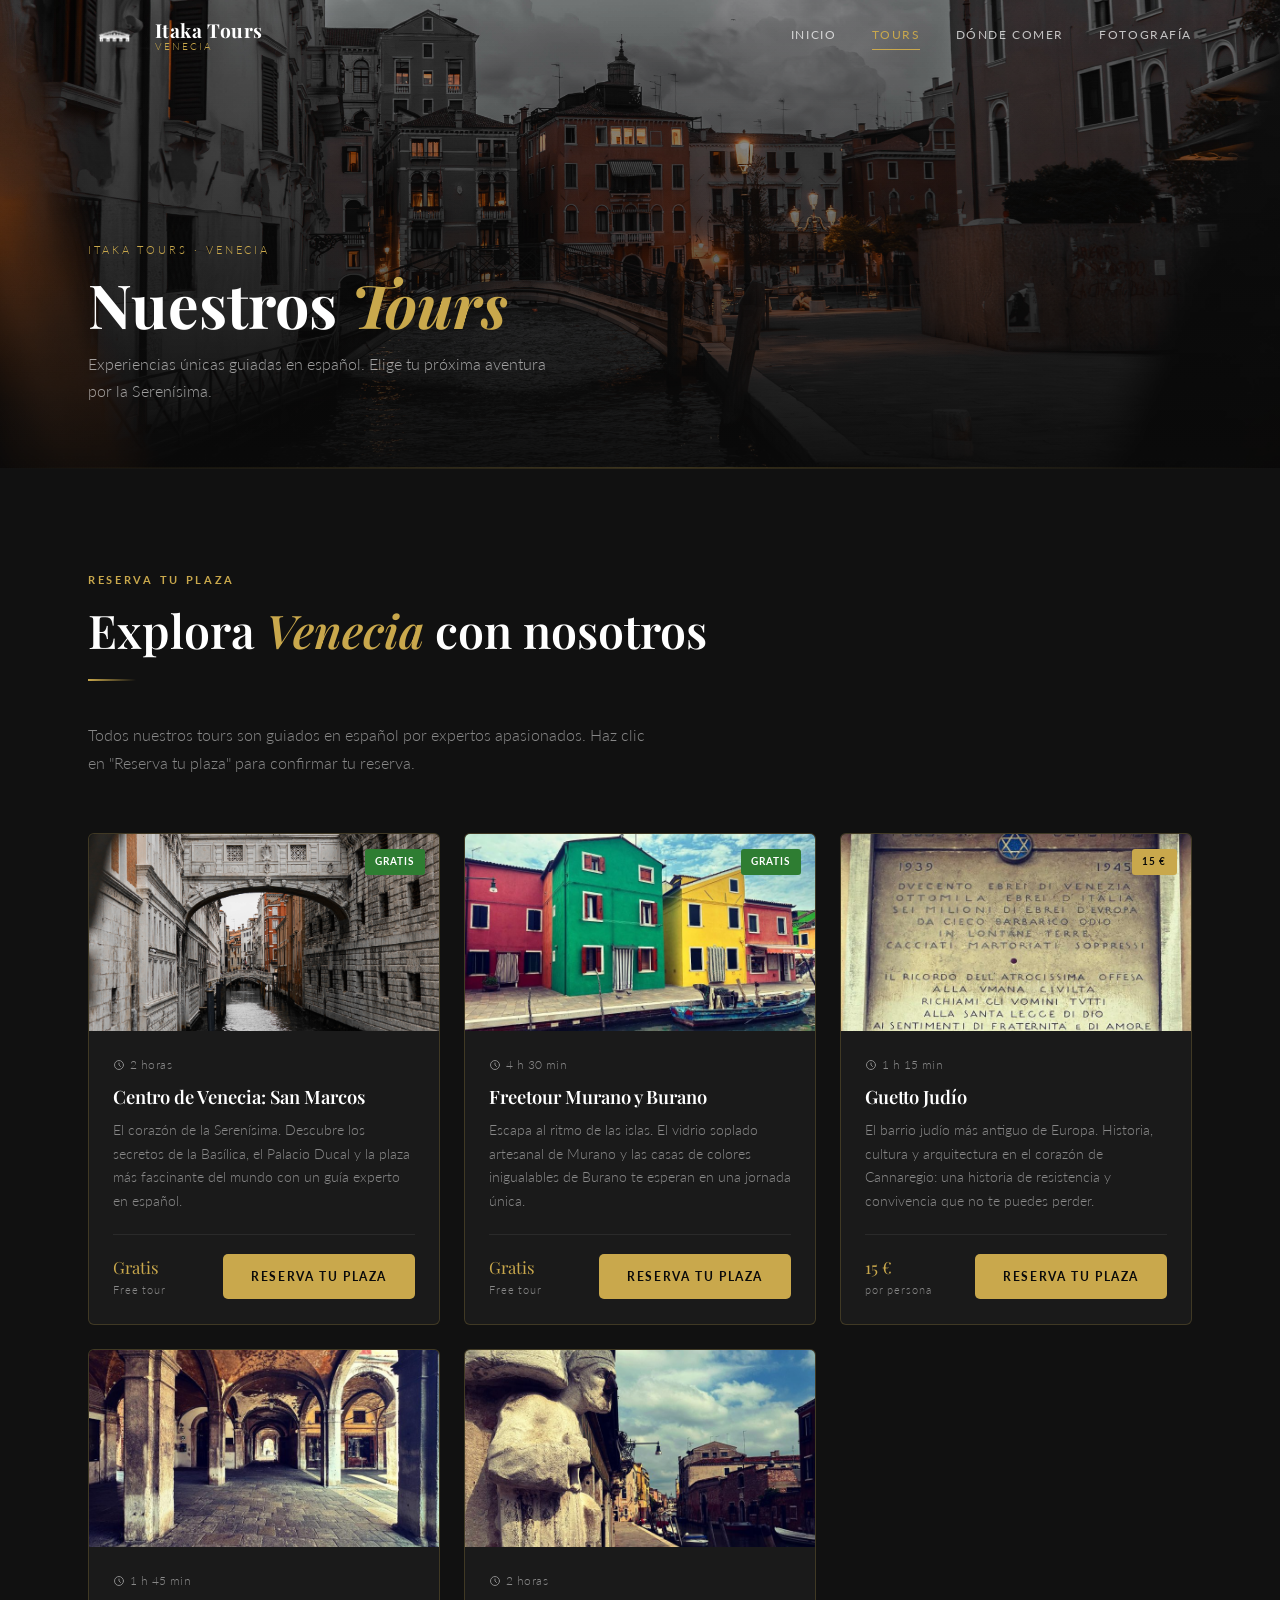
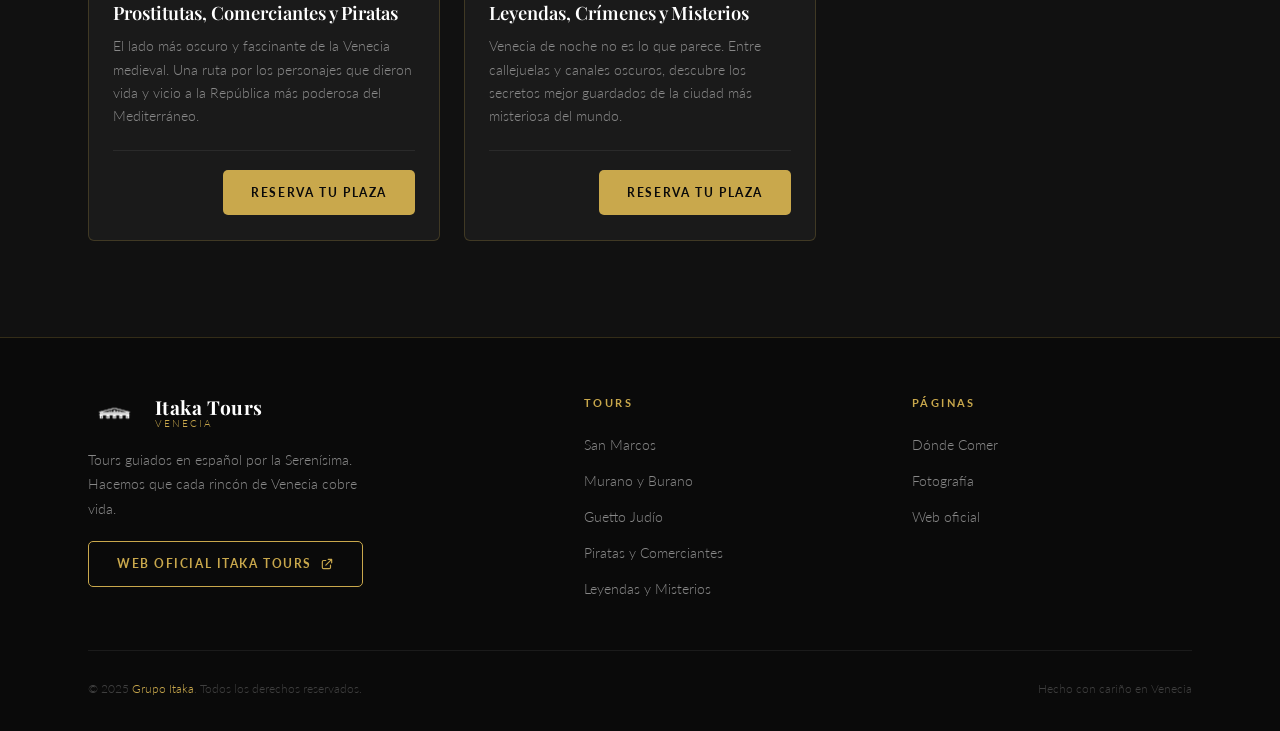
<file: tours.html>
<!DOCTYPE html>
<html lang="es">
<head>
  <meta charset="UTF-8" />
  <meta name="viewport" content="width=device-width, initial-scale=1.0" />
  <title>Tours — Itaka Tours Venecia</title>
  <meta name="description" content="Descubre todos los tours disponibles en Venecia con Itaka Tours. San Marcos, Murano, Burano, Guetto Judío y más." />
  <link rel="preconnect" href="https://fonts.googleapis.com" />
  <link rel="preconnect" href="https://fonts.gstatic.com" crossorigin />
  <link href="https://fonts.googleapis.com/css2?family=Playfair+Display:ital,wght@0,400;0,600;0,700;1,400&family=Lato:wght@300;400;700&display=swap" rel="stylesheet" />
  <link rel="stylesheet" href="css/style.css" />
</head>
<body>

  <!-- HEADER -->
  <header id="header">
    <div class="container header-inner">
      <a href="index.html" class="logo" aria-label="Itaka Tours inicio">
        <img src="Images/logo.png" alt="Itaka Tours" class="logo-img" />
        <div class="logo-text">
          <span class="logo-name">Itaka Tours</span>
          <span class="logo-tagline">Venecia</span>
        </div>
      </a>
      <nav class="nav-desktop">
        <!-- ═══ AÑADIR NUEVOS LINKS AQUÍ ═══ -->
        <a href="index.html">Inicio</a>
        <a href="tours.html">Tours</a>
        <a href="restaurantes.html">Dónde Comer</a>
        <a href="fotografia.html">Fotografía</a>
      </nav>
      <button class="hamburger" id="hamburger" aria-label="Abrir menú">
        <span></span><span></span><span></span>
      </button>
    </div>
  </header>

  <!-- MENÚ MÓVIL -->
  <nav class="mobile-nav" id="mobileNav" aria-label="Navegación móvil">
    <a href="index.html">Inicio</a>
    <a href="tours.html">Tours</a>
    <a href="restaurantes.html">Dónde Comer</a>
    <a href="fotografia.html">Fotografía</a>
    <p class="mobile-nav-footer">Itaka Tours · Venecia</p>
  </nav>


  <main>

    <!-- ════════════════════════════════════════
         HERO INTERIOR — Tours
         Cambiar imagen en style="background-image: url('...')"
    ════════════════════════════════════════ -->
    <section class="hero-page">
      <div class="hero-bg" style="background-image: url('Images/banners/DSC08690-Mejorado-NR.jpg');"></div>
      <div class="hero-overlay"></div>
      <div class="container hero-page-content">
        <p class="hero-page-label">Itaka Tours · Venecia</p>
        <h1 class="hero-page-title">Nuestros <span>Tours</span></h1>
        <p class="hero-page-desc">Experiencias únicas guiadas en español. Elige tu próxima aventura por la Serenísima.</p>
      </div>
    </section>


    <!-- ════════════════════════════════════════
         SECCIÓN DE TOURS
    ════════════════════════════════════════ -->
    <section class="section section-bg-dark">
      <div class="container">

        <div class="section-header reveal">
          <span class="section-label">Reserva tu plaza</span>
          <h2 class="section-title">Explora <span>Venecia</span> con nosotros</h2>
          <div class="gold-line"></div>
          <p class="section-subtitle">Todos nuestros tours son guiados en español por expertos apasionados. Haz clic en "Reserva tu plaza" para confirmar tu reserva.</p>
        </div>


        <!-- ════════════════════════════════════════
             GRID DE TOURS
             Para añadir un nuevo tour: copiar un bloque
             .tour-card completo y actualizar sus datos.
             Imagen: agregar archivo en Images/tours/
        ════════════════════════════════════════ -->
        <div class="tours-grid">


          <!-- ── TOUR 1: San Marcos ── -->
          <article class="tour-card reveal reveal-d1">
            <div class="tour-card-img">
              <img src="Images/tours/san-marco.jpg" alt="Tour Centro de Venecia: San Marcos" loading="lazy" />
              <span class="tour-badge free">Gratis</span>
            </div>
            <div class="tour-card-body">
              <div class="tour-meta">
                <span>
                  <svg xmlns="http://www.w3.org/2000/svg" fill="none" viewBox="0 0 24 24" stroke="currentColor"><path stroke-linecap="round" stroke-linejoin="round" stroke-width="2" d="M12 8v4l3 3m6-3a9 9 0 11-18 0 9 9 0 0118 0z"/></svg>
                  2 horas
                </span>
              </div>
              <h2 class="tour-name">Centro de Venecia: San Marcos</h2>
              <p class="tour-desc">
                El corazón de la Serenísima. Descubre los secretos de la Basílica, el Palacio Ducal y la plaza más fascinante del mundo con un guía experto en español.
              </p>
              <div class="tour-card-footer">
                <div class="tour-price">
                  Gratis
                  <small>Free tour</small>
                </div>
                <a href="https://www.grupoitaka.com/venecia/san-marco/" target="_blank" rel="noopener" class="btn btn-gold">
                  Reserva tu plaza
                </a>
              </div>
            </div>
          </article>
          <!-- ── FIN TOUR 1 ── -->


          <!-- ── TOUR 2: Murano y Burano ── -->
          <article class="tour-card reveal reveal-d2">
            <div class="tour-card-img">
              <img src="Images/tours/murano-burano.jpg" alt="Freetour Murano y Burano" loading="lazy" />
              <span class="tour-badge free">Gratis</span>
            </div>
            <div class="tour-card-body">
              <div class="tour-meta">
                <span>
                  <svg xmlns="http://www.w3.org/2000/svg" fill="none" viewBox="0 0 24 24" stroke="currentColor"><path stroke-linecap="round" stroke-linejoin="round" stroke-width="2" d="M12 8v4l3 3m6-3a9 9 0 11-18 0 9 9 0 0118 0z"/></svg>
                  4 h 30 min
                </span>
              </div>
              <h2 class="tour-name">Freetour Murano y Burano</h2>
              <p class="tour-desc">
                Escapa al ritmo de las islas. El vidrio soplado artesanal de Murano y las casas de colores inigualables de Burano te esperan en una jornada única.
              </p>
              <div class="tour-card-footer">
                <div class="tour-price">
                  Gratis
                  <small>Free tour</small>
                </div>
                <a href="https://www.grupoitaka.com/venecia/freetour-murano-y-burano/" target="_blank" rel="noopener" class="btn btn-gold">
                  Reserva tu plaza
                </a>
              </div>
            </div>
          </article>
          <!-- ── FIN TOUR 2 ── -->


          <!-- ── TOUR 3: Guetto Judío ── -->
          <article class="tour-card reveal reveal-d3">
            <div class="tour-card-img">
              <img src="Images/tours/guetto-judio.jpg" alt="Tour Guetto Judío de Venecia" loading="lazy" />
              <span class="tour-badge">15 €</span>
            </div>
            <div class="tour-card-body">
              <div class="tour-meta">
                <span>
                  <svg xmlns="http://www.w3.org/2000/svg" fill="none" viewBox="0 0 24 24" stroke="currentColor"><path stroke-linecap="round" stroke-linejoin="round" stroke-width="2" d="M12 8v4l3 3m6-3a9 9 0 11-18 0 9 9 0 0118 0z"/></svg>
                  1 h 15 min
                </span>
              </div>
              <h2 class="tour-name">Guetto Judío</h2>
              <p class="tour-desc">
                El barrio judío más antiguo de Europa. Historia, cultura y arquitectura en el corazón de Cannaregio: una historia de resistencia y convivencia que no te puedes perder.
              </p>
              <div class="tour-card-footer">
                <div class="tour-price">
                  15 €
                  <small>por persona</small>
                </div>
                <a href="https://www.grupoitaka.com/venecia/guetto-judio/" target="_blank" rel="noopener" class="btn btn-gold">
                  Reserva tu plaza
                </a>
              </div>
            </div>
          </article>
          <!-- ── FIN TOUR 3 ── -->


          <!-- ── TOUR 4: Prostitutas, Comerciantes y Piratas ── -->
          <article class="tour-card reveal reveal-d1">
            <div class="tour-card-img">
              <img src="Images/tours/prostitutas-comerciantes-piratas.jpg" alt="Tour Prostitutas, Comerciantes y Piratas" loading="lazy" />
            </div>
            <div class="tour-card-body">
              <div class="tour-meta">
                <span>
                  <svg xmlns="http://www.w3.org/2000/svg" fill="none" viewBox="0 0 24 24" stroke="currentColor"><path stroke-linecap="round" stroke-linejoin="round" stroke-width="2" d="M12 8v4l3 3m6-3a9 9 0 11-18 0 9 9 0 0118 0z"/></svg>
                  1 h 45 min
                </span>
              </div>
              <h2 class="tour-name">Prostitutas, Comerciantes y Piratas</h2>
              <p class="tour-desc">
                El lado más oscuro y fascinante de la Venecia medieval. Una ruta por los personajes que dieron vida y vicio a la República más poderosa del Mediterráneo.
              </p>
              <div class="tour-card-footer">
                <div class="tour-price">&nbsp;<small>&nbsp;</small></div>
                <a href="https://www.grupoitaka.com/prostitutas-comerciantes-y-piratas/" target="_blank" rel="noopener" class="btn btn-gold">
                  Reserva tu plaza
                </a>
              </div>
            </div>
          </article>
          <!-- ── FIN TOUR 4 ── -->


          <!-- ── TOUR 5: Leyendas, Crímenes y Misterios ── -->
          <article class="tour-card reveal reveal-d2">
            <div class="tour-card-img">
              <img src="Images/tours/leyendas-crimenes-misterios.jpg" alt="Tour Leyendas, Crímenes y Misterios" loading="lazy" />
            </div>
            <div class="tour-card-body">
              <div class="tour-meta">
                <span>
                  <svg xmlns="http://www.w3.org/2000/svg" fill="none" viewBox="0 0 24 24" stroke="currentColor"><path stroke-linecap="round" stroke-linejoin="round" stroke-width="2" d="M12 8v4l3 3m6-3a9 9 0 11-18 0 9 9 0 0118 0z"/></svg>
                  2 horas
                </span>
              </div>
              <h2 class="tour-name">Leyendas, Crímenes y Misterios</h2>
              <p class="tour-desc">
                Venecia de noche no es lo que parece. Entre callejuelas y canales oscuros, descubre los secretos mejor guardados de la ciudad más misteriosa del mundo.
              </p>
              <div class="tour-card-footer">
                <div class="tour-price">&nbsp;<small>&nbsp;</small></div>
                <a href="https://www.grupoitaka.com/venecia/leyendas-crimenes-misterios/" target="_blank" rel="noopener" class="btn btn-gold">
                  Reserva tu plaza
                </a>
              </div>
            </div>
          </article>
          <!-- ── FIN TOUR 5 ── -->


          <!-- ════════════════════════════════════════
               AÑADIR NUEVOS TOURS AQUÍ
               Copiar cualquier bloque <article class="tour-card">
               de arriba, cambiar: imagen, nombre, duración,
               precio, descripción y href del botón.
          ════════════════════════════════════════ -->


        </div>
        <!-- FIN GRID DE TOURS -->

      </div>
    </section>

  </main>


  <!-- FOOTER -->
  <footer>
    <div class="container">
      <div class="footer-inner">
        <div class="footer-brand">
          <a href="index.html" class="logo">
            <img src="Images/logo.png" alt="Itaka Tours" class="logo-img" />
            <div class="logo-text">
              <span class="logo-name">Itaka Tours</span>
              <span class="logo-tagline">Venecia</span>
            </div>
          </a>
          <p>Tours guiados en español por la Serenísima. Hacemos que cada rincón de Venecia cobre vida.</p>
          <a href="https://www.grupoitaka.com" target="_blank" rel="noopener" class="btn btn-outline footer-official-btn">
            Web oficial Itaka Tours
            <svg xmlns="http://www.w3.org/2000/svg" width="13" fill="none" viewBox="0 0 24 24" stroke="currentColor"><path stroke-linecap="round" stroke-linejoin="round" stroke-width="2" d="M10 6H6a2 2 0 00-2 2v10a2 2 0 002 2h10a2 2 0 002-2v-4M14 4h6m0 0v6m0-6L10 14"/></svg>
          </a>
        </div>
        <div class="footer-col">
          <h4>Tours</h4>
          <ul>
            <li><a href="https://www.grupoitaka.com/venecia/san-marco/" target="_blank" rel="noopener">San Marcos</a></li>
            <li><a href="https://www.grupoitaka.com/venecia/freetour-murano-y-burano/" target="_blank" rel="noopener">Murano y Burano</a></li>
            <li><a href="https://www.grupoitaka.com/venecia/guetto-judio/" target="_blank" rel="noopener">Guetto Judío</a></li>
            <li><a href="https://www.grupoitaka.com/prostitutas-comerciantes-y-piratas/" target="_blank" rel="noopener">Piratas y Comerciantes</a></li>
            <li><a href="https://www.grupoitaka.com/venecia/leyendas-crimenes-misterios/" target="_blank" rel="noopener">Leyendas y Misterios</a></li>
          </ul>
        </div>
        <div class="footer-col">
          <h4>Páginas</h4>
          <ul>
            <li><a href="restaurantes.html">Dónde Comer</a></li>
            <li><a href="fotografia.html">Fotografía</a></li>
            <li><a href="https://www.grupoitaka.com" target="_blank" rel="noopener">Web oficial</a></li>
          </ul>
        </div>
      </div>
      <div class="footer-bottom">
        <p>&copy; 2025 <a href="https://www.grupoitaka.com" target="_blank" rel="noopener">Grupo Itaka</a>. Todos los derechos reservados.</p>
        <p>Hecho con cariño en Venecia</p>
      </div>
    </div>
  </footer>

  <script src="js/main.js"></script>
</body>
</html>
</file>
<file: css/style.css>
/* ════════════════════════════════════════════════════════════════
   ITAKA TOURS — VENECIA
   css/style.css — Estilos compartidos para todas las páginas

   Índice:
   1.  Variables
   2.  Reset & base
   3.  Utilidades
   4.  Botones
   5.  Header & Navegación
   6.  Menú móvil
   7.  Hero — Página de inicio (pantalla completa)
   8.  Hero — Páginas interiores
   9.  Secciones base
   10. Tarjetas de tours
   11. Tarjetas de restaurantes y categorías
   12. Formularios
   13. Rating de estrellas (feedback)
   13b. Acordeón de categorías (restaurantes.html)
   14. Footer
   15. Animaciones y scroll reveal
   16. Responsive
════════════════════════════════════════════════════════════════ */


/* ════════════════════════════
   1. VARIABLES
════════════════════════════ */
:root {
  /* Paleta principal */
  --gold:        #C9A84C;
  --gold-light:  #E2C87A;
  --gold-dark:   #A07830;
  --black:       #0A0A0A;
  --dark:        #111111;
  --dark-2:      #1A1A1A;
  --dark-3:      #252525;
  --white:       #FFFFFF;
  --off-white:   #F5F0E8;
  --grey:        #888888;
  --grey-light:  #BBBBBB;

  /* Bordes y sombras */
  --border:      rgba(201, 168, 76, 0.22);
  --border-dim:  rgba(255, 255, 255, 0.07);
  --shadow:      0 8px 40px rgba(0, 0, 0, 0.55);
  --shadow-card: 0 4px 24px rgba(0, 0, 0, 0.4);

  /* Tipografía */
  --font-heading: 'Playfair Display', Georgia, serif;
  --font-body:    'Lato', sans-serif;

  /* Espaciado de secciones */
  --section-padding: 6rem 0;

  /* Otros */
  --radius:     5px;
  --transition: 0.28s ease;
  --header-h:   72px;
}


/* ════════════════════════════
   2. RESET & BASE
════════════════════════════ */
*, *::before, *::after {
  box-sizing: border-box;
  margin: 0;
  padding: 0;
}

html {
  scroll-behavior: smooth;
  font-size: 16px;
}

body {
  background: var(--black);
  color: var(--white);
  font-family: var(--font-body);
  font-weight: 300;
  line-height: 1.7;
  overflow-x: hidden;
  -webkit-font-smoothing: antialiased;
}

img {
  display: block;
  width: 100%;
  height: auto;
}

a {
  color: inherit;
  text-decoration: none;
}

ul {
  list-style: none;
}

button {
  font-family: var(--font-body);
}


/* ════════════════════════════
   3. UTILIDADES
════════════════════════════ */
.container {
  width: 100%;
  max-width: 1200px;
  margin: 0 auto;
  padding: 0 clamp(1.25rem, 5vw, 3rem);
}

/* Etiqueta pequeña dorada sobre el título de sección */
.section-label {
  display: inline-block;
  font-size: 0.7rem;
  font-weight: 700;
  letter-spacing: 0.24em;
  text-transform: uppercase;
  color: var(--gold);
  margin-bottom: 0.9rem;
}

/* Título principal de sección */
.section-title {
  font-family: var(--font-heading);
  font-size: clamp(1.9rem, 4vw, 2.9rem);
  font-weight: 600;
  color: var(--white);
  line-height: 1.2;
  margin-bottom: 1rem;
}

.section-title span {
  color: var(--gold);
  font-style: italic;
}

/* Subtítulo de sección */
.section-subtitle {
  font-size: 1rem;
  color: var(--grey);
  max-width: 560px;
  line-height: 1.75;
}

/* Línea decorativa dorada bajo el título */
.gold-line {
  width: 48px;
  height: 2px;
  background: linear-gradient(90deg, var(--gold), transparent);
  margin: 1.25rem 0 2.5rem;
}

/* Separador horizontal */
.divider {
  border: none;
  border-top: 1px solid var(--border-dim);
  margin: 3rem 0;
}


/* ════════════════════════════
   4. BOTONES
════════════════════════════ */
.btn {
  display: inline-flex;
  align-items: center;
  justify-content: center;
  gap: 0.5rem;
  padding: 0.75rem 1.75rem;
  font-size: 0.78rem;
  font-weight: 700;
  letter-spacing: 0.13em;
  text-transform: uppercase;
  border: none;
  cursor: pointer;
  transition: var(--transition);
  border-radius: var(--radius);
  white-space: nowrap;
}

.btn svg {
  width: 14px;
  flex-shrink: 0;
}

/* Dorado sólido — acción principal */
.btn-gold {
  background: var(--gold);
  color: var(--black);
}
.btn-gold:hover {
  background: var(--gold-light);
  transform: translateY(-2px);
  box-shadow: 0 6px 20px rgba(201, 168, 76, 0.35);
}

/* Contorno dorado — acción secundaria */
.btn-outline {
  background: transparent;
  color: var(--gold);
  border: 1px solid var(--gold);
}
.btn-outline:hover {
  background: var(--gold);
  color: var(--black);
  transform: translateY(-2px);
}

/* Fantasma blanco */
.btn-ghost {
  background: rgba(255, 255, 255, 0.1);
  color: var(--white);
  border: 1px solid rgba(255, 255, 255, 0.2);
  backdrop-filter: blur(4px);
}
.btn-ghost:hover {
  background: rgba(255, 255, 255, 0.18);
  border-color: rgba(255, 255, 255, 0.35);
}

/* Mapa — botón discreto para enlaces de Google Maps */
.btn-map {
  background: transparent;
  color: var(--grey);
  border: 1px solid var(--border-dim);
  font-size: 0.72rem;
  padding: 0.55rem 1.1rem;
}
.btn-map:hover {
  border-color: var(--gold);
  color: var(--gold);
}

/* Grande — para los CTAs del hero del index */
.btn-lg {
  padding: 1rem 2.5rem;
  font-size: 0.85rem;
}


/* ════════════════════════════
   5. HEADER & NAVEGACIÓN
════════════════════════════ */
#header {
  position: fixed;
  top: 0;
  left: 0;
  right: 0;
  z-index: 100;
  height: var(--header-h);
  display: flex;
  align-items: center;
  transition:
    background var(--transition),
    border-color var(--transition),
    backdrop-filter var(--transition);
}

#header.scrolled {
  background: rgba(10, 10, 10, 0.94);
  backdrop-filter: blur(14px);
  -webkit-backdrop-filter: blur(14px);
  border-bottom: 1px solid var(--border);
}

.header-inner {
  display: flex;
  align-items: center;
  justify-content: space-between;
  width: 100%;
}

/* Logo */
.logo {
  display: flex;
  align-items: center;
  gap: 0.85rem;
  flex-shrink: 0;
}

.logo-img {
  height: 38px;
  width: auto;
  object-fit: contain;
  flex-shrink: 0;
  /* El PNG tiene fondo blanco — brightness(0) invert(1) lo convierte en
     silueta blanca, que encaja con el diseño dark-theme del sitio.
     Si en el futuro se reemplaza por un PNG con fondo transparente,
     quitar este filter. */
  filter: brightness(0) invert(1);
}

.logo-text {
  display: flex;
  flex-direction: column;
  line-height: 1.15;
}

.logo-name {
  font-family: var(--font-heading);
  font-size: 1.2rem;
  font-weight: 700;
  color: var(--white);
  letter-spacing: 0.03em;
}

.logo-tagline {
  font-size: 0.62rem;
  letter-spacing: 0.2em;
  text-transform: uppercase;
  color: var(--gold);
}

/* Navegación desktop */
.nav-desktop {
  display: flex;
  align-items: center;
  gap: 2.2rem;
}

.nav-desktop a {
  font-size: 0.76rem;
  font-weight: 400;
  letter-spacing: 0.13em;
  text-transform: uppercase;
  color: rgba(255, 255, 255, 0.72);
  transition: color var(--transition);
  position: relative;
  padding-bottom: 2px;
}

.nav-desktop a::after {
  content: '';
  position: absolute;
  bottom: -3px;
  left: 0;
  width: 0;
  height: 1px;
  background: var(--gold);
  transition: width var(--transition);
}

.nav-desktop a:hover,
.nav-desktop a.active {
  color: var(--gold);
}

.nav-desktop a:hover::after,
.nav-desktop a.active::after {
  width: 100%;
}

.nav-desktop .btn {
  padding: 0.52rem 1.2rem;
  margin-left: 0.5rem;
}

/* Botón hamburguesa */
.hamburger {
  display: none;
  flex-direction: column;
  gap: 5px;
  cursor: pointer;
  padding: 5px;
  background: none;
  border: none;
  z-index: 101;
}

.hamburger span {
  display: block;
  width: 24px;
  height: 1.5px;
  background: var(--white);
  transition: var(--transition);
  border-radius: 2px;
}

.hamburger.active span:nth-child(1) { transform: translateY(6.5px) rotate(45deg); }
.hamburger.active span:nth-child(2) { opacity: 0; transform: scaleX(0); }
.hamburger.active span:nth-child(3) { transform: translateY(-6.5px) rotate(-45deg); }


/* ════════════════════════════
   6. MENÚ MÓVIL
════════════════════════════ */
.mobile-nav {
  display: none;
  position: fixed;
  inset: 0;
  background: rgba(10, 10, 10, 0.98);
  backdrop-filter: blur(18px);
  -webkit-backdrop-filter: blur(18px);
  z-index: 99;
  flex-direction: column;
  align-items: center;
  justify-content: center;
  gap: 0;
}

.mobile-nav.open {
  display: flex;
}

.mobile-nav a {
  font-family: var(--font-heading);
  font-size: clamp(1.6rem, 6vw, 2.2rem);
  color: rgba(255, 255, 255, 0.75);
  padding: 0.85rem 2rem;
  transition: color var(--transition);
  text-align: center;
}

.mobile-nav a:hover,
.mobile-nav a.active {
  color: var(--gold);
}

.mobile-nav-footer {
  position: absolute;
  bottom: 2.5rem;
  font-size: 0.72rem;
  color: rgba(255, 255, 255, 0.2);
  letter-spacing: 0.15em;
  text-transform: uppercase;
}


/* ════════════════════════════
   7. HERO — PÁGINA DE INICIO
   (pantalla completa con 3 CTAs)
════════════════════════════ */
.hero-full {
  position: relative;
  height: 100svh;
  min-height: 620px;
  display: flex;
  flex-direction: column;
  align-items: center;
  justify-content: center;
  overflow: hidden;
  /* Reservar espacio para el header fijo para que el contenido no quede detrás */
  padding-top: var(--header-h);
  padding-bottom: 5rem;
}

/* Imagen de fondo — se setea con style="background-image: url(...)" en cada HTML */
.hero-bg {
  position: absolute;
  inset: 0;
  background-size: cover;
  background-position: center;
  transform: scale(1.06);
  transition: transform 7s ease;
  will-change: transform;
}

.hero-full.loaded .hero-bg {
  transform: scale(1);
}

/* Degradado sobre la imagen */
.hero-overlay {
  position: absolute;
  inset: 0;
  background: linear-gradient(
    180deg,
    rgba(10, 10, 10, 0.4)  0%,
    rgba(10, 10, 10, 0.55) 45%,
    rgba(10, 10, 10, 0.82) 100%
  );
}

.hero-content {
  position: relative;
  z-index: 2;
  text-align: center;
  padding: 0 1.5rem;
  max-width: 860px;
  width: 100%;
}

.hero-eyebrow {
  font-size: 0.7rem;
  letter-spacing: 0.3em;
  text-transform: uppercase;
  color: var(--gold);
  margin-bottom: 1.5rem;
  opacity: 0;
  animation: fadeUp 0.8s 0.3s forwards;
}

.hero-title {
  font-family: var(--font-heading);
  font-size: clamp(2rem, 6vw, 4.2rem);
  font-weight: 700;
  line-height: 1.15;
  margin-bottom: 1.2rem;
  opacity: 0;
  animation: fadeUp 0.8s 0.5s forwards;
}

.hero-title em {
  display: block;
  color: var(--gold);
  font-style: italic;
  font-weight: 400;
}

.hero-sub {
  font-size: clamp(0.9rem, 2vw, 1.1rem);
  color: rgba(255, 255, 255, 0.7);
  max-width: 480px;
  margin: 0 auto 3.5rem;
  opacity: 0;
  animation: fadeUp 0.8s 0.7s forwards;
}

/* Grid de 4 tiles CTA grandes */
.hero-cta-grid {
  display: grid;
  grid-template-columns: repeat(3, 1fr);
  gap: 1rem;
  max-width: 720px;
  margin: 0 auto;
  opacity: 0;
  animation: fadeUp 0.8s 0.9s forwards;
}

.cta-tile {
  display: flex;
  flex-direction: column;
  align-items: center;
  gap: 0.9rem;
  padding: 1.75rem 1.25rem;
  background: rgba(10, 10, 10, 0.55);
  border: 1px solid var(--border);
  border-radius: 6px;
  backdrop-filter: blur(8px);
  -webkit-backdrop-filter: blur(8px);
  transition: background var(--transition), border-color var(--transition), transform var(--transition);
  cursor: pointer;
}

.cta-tile:hover {
  background: rgba(201, 168, 76, 0.1);
  border-color: var(--gold);
  transform: translateY(-4px);
}

.cta-tile-icon {
  width: 48px;
  height: 48px;
  border: 1px solid var(--border);
  border-radius: 50%;
  display: flex;
  align-items: center;
  justify-content: center;
  color: var(--gold);
  transition: border-color var(--transition), background var(--transition);
}

.cta-tile-icon svg {
  width: 20px;
}

.cta-tile:hover .cta-tile-icon {
  border-color: var(--gold);
  background: rgba(201, 168, 76, 0.15);
}

.cta-tile-label {
  font-size: 0.78rem;
  font-weight: 700;
  letter-spacing: 0.14em;
  text-transform: uppercase;
  color: var(--white);
}

/* Grupo de opinión (Google + TripAdvisor) — debajo del grid */
.cta-opinion-group {
  display: flex;
  flex-direction: column;
  align-items: center;
  gap: 0.6rem;
  margin-top: 1.2rem;
  opacity: 0;
  animation: fadeUp 0.8s 1.1s forwards;
}

.cta-opinion-label {
  font-size: 0.72rem;
  font-weight: 700;
  letter-spacing: 0.14em;
  text-transform: uppercase;
  color: var(--gold);
}

.cta-opinion-links {
  display: flex;
  gap: 0.75rem;
}

.cta-tile--review {
  padding: 0.9rem 1.5rem;
  min-width: 140px;
}

.cta-tile-icon--brand {
  border-color: transparent;
  background: none;
}

.cta-tile--review:hover .cta-tile-icon--brand {
  border-color: var(--gold);
  background: rgba(201, 168, 76, 0.15);
}

/* Indicador de scroll */
.hero-scroll {
  position: absolute;
  bottom: 2.2rem;
  left: 50%;
  transform: translateX(-50%);
  z-index: 2;
  display: flex;
  flex-direction: column;
  align-items: center;
  gap: 0.45rem;
  color: rgba(255, 255, 255, 0.35);
  font-size: 0.62rem;
  letter-spacing: 0.2em;
  text-transform: uppercase;
  animation: bounce 2.2s ease infinite;
}

.hero-scroll svg {
  width: 18px;
}


/* ════════════════════════════
   8. HERO — PÁGINAS INTERIORES
   (altura media con título)
════════════════════════════ */
.hero-page {
  position: relative;
  height: clamp(340px, 52vh, 520px);
  display: flex;
  align-items: flex-end;
  overflow: hidden;
  /* padding-top reserva el header fijo; padding-bottom da aire al texto */
  padding-top: var(--header-h);
  padding-bottom: 4rem;
}

.hero-page .hero-bg {
  transform: scale(1.04);
}

.hero-page .hero-overlay {
  background: linear-gradient(
    180deg,
    rgba(10, 10, 10, 0.3)  0%,
    rgba(10, 10, 10, 0.65) 60%,
    rgba(10, 10, 10, 0.92) 100%
  );
}

.hero-page-content {
  position: relative;
  z-index: 2;
  width: 100%;
}

.hero-page-label {
  font-size: 0.7rem;
  letter-spacing: 0.26em;
  text-transform: uppercase;
  color: var(--gold);
  margin-bottom: 0.75rem;
  opacity: 0;
  animation: fadeUp 0.7s 0.2s forwards;
}

.hero-page-title {
  font-family: var(--font-heading);
  font-size: clamp(2.2rem, 5vw, 3.8rem);
  font-weight: 700;
  line-height: 1.1;
  opacity: 0;
  animation: fadeUp 0.7s 0.35s forwards;
}

.hero-page-title span {
  color: var(--gold);
  font-style: italic;
}

.hero-page-desc {
  font-size: 1rem;
  color: rgba(255, 255, 255, 0.6);
  margin-top: 0.75rem;
  max-width: 460px;
  opacity: 0;
  animation: fadeUp 0.7s 0.5s forwards;
}

/* Barra de línea sobre el contenido del hero interior */
.hero-page::after {
  content: '';
  position: absolute;
  bottom: 0;
  left: 0;
  right: 0;
  height: 1px;
  background: linear-gradient(90deg, transparent, var(--gold), transparent);
  opacity: 0.25;
  z-index: 3;
}


/* ════════════════════════════
   9. SECCIONES BASE
════════════════════════════ */
.section {
  padding: var(--section-padding);
  position: relative;
}

/* Línea dorada superior para separar secciones */
.section::before {
  content: '';
  position: absolute;
  top: 0;
  left: 0;
  right: 0;
  height: 1px;
  background: linear-gradient(90deg, transparent, var(--gold), transparent);
  opacity: 0.18;
}

.section-bg-dark   { background: var(--dark); }
.section-bg-black  { background: var(--black); }
.section-bg-dark2  { background: var(--dark-2); }

.section-header {
  margin-bottom: 3.5rem;
}


/* ════════════════════════════
   10. TARJETAS DE TOURS
════════════════════════════ */
.tours-grid {
  display: grid;
  grid-template-columns: repeat(3, 1fr);
  gap: 1.5rem;
}

.tour-card {
  background: var(--dark-2);
  border: 1px solid var(--border);
  border-radius: 6px;
  overflow: hidden;
  display: flex;
  flex-direction: column;
  transition: transform var(--transition), border-color var(--transition), box-shadow var(--transition);
}

.tour-card:hover {
  transform: translateY(-6px);
  border-color: var(--gold);
  box-shadow: 0 16px 48px rgba(0, 0, 0, 0.5), 0 0 0 1px rgba(201, 168, 76, 0.12);
}

/* Contenedor de imagen */
.tour-card-img {
  position: relative;
  aspect-ratio: 16 / 9;
  overflow: hidden;
  background: var(--dark-3);
}

.tour-card-img img {
  width: 100%;
  height: 100%;
  object-fit: cover;
  transition: transform 0.6s ease;
}

.tour-card:hover .tour-card-img img {
  transform: scale(1.08);
}

/* Badge de precio/gratis sobre la imagen */
.tour-badge {
  position: absolute;
  top: 0.9rem;
  right: 0.9rem;
  background: var(--gold);
  color: var(--black);
  font-size: 0.65rem;
  font-weight: 700;
  letter-spacing: 0.1em;
  text-transform: uppercase;
  padding: 0.28rem 0.65rem;
  border-radius: 3px;
}

.tour-badge.free {
  background: #2E7D32;
  color: var(--white);
}

/* Cuerpo de la tarjeta */
.tour-card-body {
  padding: 1.5rem;
  flex: 1;
  display: flex;
  flex-direction: column;
}

.tour-meta {
  display: flex;
  align-items: center;
  gap: 1rem;
  margin-bottom: 0.65rem;
}

.tour-meta span {
  display: flex;
  align-items: center;
  gap: 0.3rem;
  font-size: 0.72rem;
  color: var(--grey);
  letter-spacing: 0.04em;
}

.tour-meta svg {
  width: 12px;
  flex-shrink: 0;
}

.tour-name {
  font-family: var(--font-heading);
  font-size: 1.15rem;
  font-weight: 600;
  color: var(--white);
  line-height: 1.3;
  margin-bottom: 0.6rem;
}

.tour-desc {
  font-size: 0.87rem;
  color: var(--grey);
  line-height: 1.68;
  flex: 1;
  margin-bottom: 1.4rem;
}

/* Pie de la tarjeta */
.tour-card-footer {
  display: flex;
  align-items: center;
  justify-content: space-between;
  gap: 1rem;
  padding-top: 1.1rem;
  border-top: 1px solid var(--border-dim);
}

.tour-price {
  font-family: var(--font-heading);
  font-size: 1.05rem;
  color: var(--gold);
  white-space: nowrap;
}

.tour-price small {
  font-family: var(--font-body);
  font-size: 0.68rem;
  color: var(--grey);
  display: block;
  letter-spacing: 0.08em;
  font-weight: 300;
}


/* ════════════════════════════
   11. TARJETAS DE RESTAURANTES
   Y CATEGORÍAS (bares, heladerías, etc.)
════════════════════════════ */

/* Grid de categorías — título de sección por categoría */
.category-section {
  margin-bottom: 4.5rem;
}

.category-title {
  display: flex;
  align-items: center;
  gap: 1rem;
  font-family: var(--font-heading);
  font-size: 1.5rem;
  font-weight: 600;
  color: var(--white);
  margin-bottom: 1.75rem;
  padding-bottom: 0.85rem;
  border-bottom: 1px solid var(--border-dim);
}

.category-title svg {
  width: 20px;
  color: var(--gold);
  flex-shrink: 0;
}

/* Grid de tarjetas */
.places-grid {
  display: grid;
  grid-template-columns: repeat(4, 1fr);
  gap: 1.25rem;
}

/* Tarjeta individual de lugar (restaurante, bar, heladería...) */
.place-card {
  background: var(--dark-2);
  border: 1px solid var(--border);
  border-radius: 6px;
  padding: 1.5rem 1.35rem;
  display: flex;
  flex-direction: column;
  gap: 0.55rem;
  transition: transform var(--transition), border-color var(--transition);
  position: relative;
  overflow: hidden;
}

/* Acento lateral dorado en hover */
.place-card::before {
  content: '';
  position: absolute;
  top: 0;
  left: 0;
  width: 3px;
  height: 100%;
  background: var(--gold);
  transform: scaleY(0);
  transform-origin: bottom;
  transition: transform var(--transition);
  border-radius: 0 0 0 6px;
}

.place-card:hover {
  transform: translateY(-4px);
  border-color: rgba(201, 168, 76, 0.4);
}

.place-card:hover::before {
  transform: scaleY(1);
}

/* Número decorativo de fondo */
.place-number {
  font-family: var(--font-heading);
  font-size: 2.5rem;
  font-weight: 700;
  color: rgba(201, 168, 76, 0.09);
  line-height: 1;
  position: absolute;
  top: 0.8rem;
  right: 1rem;
  pointer-events: none;
}

.place-name {
  font-family: var(--font-heading);
  font-size: 1rem;
  font-weight: 600;
  color: var(--white);
  line-height: 1.3;
  padding-right: 2.5rem; /* espacio para el número decorativo */
}

/* Etiqueta de tipo (opcional: "Pasta · Pizza", "Cócteles", etc.) */
.place-tag {
  font-size: 0.68rem;
  font-weight: 700;
  letter-spacing: 0.1em;
  text-transform: uppercase;
  color: var(--gold-dark);
}

.place-desc {
  font-size: 0.82rem;
  color: var(--grey);
  line-height: 1.65;
  flex: 1;
}

/* Destacado ("Tip" o recomendación especial) */
.place-tip {
  font-size: 0.8rem;
  color: var(--off-white);
  font-style: italic;
  background: rgba(201, 168, 76, 0.06);
  border-left: 2px solid var(--gold-dark);
  padding: 0.4rem 0.7rem;
  border-radius: 0 3px 3px 0;
}

.place-card .btn-map {
  margin-top: 0.6rem;
  align-self: flex-start;
}


/* ════════════════════════════
   12. FORMULARIOS
════════════════════════════ */
.form-wrapper {
  background: var(--dark-2);
  border: 1px solid var(--border);
  border-radius: 8px;
  padding: 2.5rem;
}

.form-row {
  display: grid;
  grid-template-columns: 1fr 1fr;
  gap: 1rem;
}

.form-group {
  display: flex;
  flex-direction: column;
  gap: 0.45rem;
  margin-bottom: 1.2rem;
}

.form-group label {
  font-size: 0.7rem;
  font-weight: 700;
  letter-spacing: 0.16em;
  text-transform: uppercase;
  color: var(--grey-light);
}

.form-group input,
.form-group select,
.form-group textarea {
  background: var(--dark-3);
  border: 1px solid var(--border-dim);
  border-radius: var(--radius);
  color: var(--white);
  font-family: var(--font-body);
  font-size: 0.9rem;
  font-weight: 300;
  padding: 0.82rem 1rem;
  transition: border-color var(--transition), box-shadow var(--transition);
  outline: none;
  width: 100%;
}

.form-group input::placeholder,
.form-group textarea::placeholder {
  color: rgba(255, 255, 255, 0.2);
}

.form-group input:focus,
.form-group select:focus,
.form-group textarea:focus {
  border-color: var(--gold);
  box-shadow: 0 0 0 3px rgba(201, 168, 76, 0.1);
}

.form-group select {
  appearance: none;
  cursor: pointer;
  background-image: url("data:image/svg+xml,%3Csvg xmlns='http://www.w3.org/2000/svg' fill='none' viewBox='0 0 24 24' stroke='%23888'%3E%3Cpath stroke-linecap='round' stroke-linejoin='round' stroke-width='2' d='M19 9l-7 7-7-7'/%3E%3C/svg%3E");
  background-repeat: no-repeat;
  background-position: right 0.9rem center;
  background-size: 14px;
  padding-right: 2.5rem;
}

.form-group textarea {
  resize: vertical;
  min-height: 120px;
}

.form-submit {
  display: flex;
  justify-content: flex-end;
  margin-top: 0.5rem;
}

/* Layout de dos columnas para páginas de formulario */
.form-layout {
  display: grid;
  grid-template-columns: 1fr 1.5fr;
  gap: 5rem;
  align-items: start;
}

.form-info p {
  font-size: 0.92rem;
  color: var(--grey);
  line-height: 1.78;
  margin-bottom: 2rem;
}

/* Ítem de info de contacto */
.info-item {
  display: flex;
  align-items: flex-start;
  gap: 1rem;
  margin-bottom: 1.4rem;
}

.info-item-icon {
  width: 38px;
  height: 38px;
  border: 1px solid var(--border);
  border-radius: 50%;
  display: flex;
  align-items: center;
  justify-content: center;
  flex-shrink: 0;
  color: var(--gold);
}

.info-item-icon svg { width: 15px; }

.info-item-text {
  font-size: 0.87rem;
  color: var(--grey);
  line-height: 1.5;
}

.info-item-text strong {
  display: block;
  color: var(--white);
  font-size: 0.88rem;
  margin-bottom: 0.2rem;
  font-weight: 700;
  letter-spacing: 0.03em;
}


/* ════════════════════════════
   12b. MENSAJE DE ÉXITO (formularios)
════════════════════════════ */
.form-success {
  display: none; /* oculto por defecto, JS lo muestra con display:flex */
  flex-direction: column;
  align-items: center;
  text-align: center;
  padding: 3rem 2rem;
  gap: 1rem;
  animation: fadeUp 0.5s ease forwards;
}

.form-success-icon {
  width: 64px;
  height: 64px;
  border: 1.5px solid var(--gold);
  border-radius: 50%;
  display: flex;
  align-items: center;
  justify-content: center;
  color: var(--gold);
  margin-bottom: 0.5rem;
}

.form-success-icon svg { width: 30px; }

.form-success-title {
  font-family: var(--font-heading);
  font-size: 1.6rem;
  font-weight: 600;
  color: var(--white);
}

.form-success-text {
  font-size: 0.95rem;
  color: var(--grey);
  max-width: 360px;
  line-height: 1.7;
}


/* ════════════════════════════
   13. RATING DE ESTRELLAS
   (feedback.html)
════════════════════════════ */
.star-rating-group {
  margin-bottom: 1.2rem;
}

.star-rating-group label {
  font-size: 0.7rem;
  font-weight: 700;
  letter-spacing: 0.16em;
  text-transform: uppercase;
  color: var(--grey-light);
  display: block;
  margin-bottom: 0.75rem;
}

.star-rating {
  display: flex;
  gap: 0.5rem;
  align-items: center;
}

.star-rating .star {
  background: none;
  border: none;
  cursor: pointer;
  font-size: 2.2rem;
  color: rgba(255, 255, 255, 0.15);
  line-height: 1;
  padding: 0 2px;
  transition: color 0.15s, transform 0.15s;
}

.star-rating .star:hover,
.star-rating .star.active {
  color: var(--gold-light);
  transform: scale(1.15);
}

.star-rating .star.selected {
  color: var(--gold);
}

.star-rating .star:focus {
  outline: 2px solid var(--gold);
  outline-offset: 2px;
  border-radius: 3px;
}

.star-count-label {
  font-size: 0.8rem;
  color: var(--grey);
  margin-left: 0.5rem;
  min-width: 80px;
  font-style: italic;
}


/* ════════════════════════════
   13b. ACORDEÓN DE CATEGORÍAS
════════════════════════════ */

/* Contenedor principal del acordeón */
.accordion {
  display: flex;
  flex-direction: column;
  gap: 0.75rem;
  margin-top: 2.5rem;
}

/* Ítem de categoría */
.accordion-item {
  border-radius: 10px;
  overflow: hidden;
  border: 1px solid var(--border-dim);
  transition: border-color 0.3s;
}

.accordion-item.open {
  border-color: var(--border);
}

/* Cabecera clicable */
.accordion-header {
  position: relative;
  width: 100%;
  height: 110px;
  padding: 0;
  background: none;
  border: none;
  cursor: pointer;
  overflow: hidden;
  display: block;
  text-align: left;
}

/* Imagen de fondo difuminada y oscurecida */
.accordion-bg {
  position: absolute;
  inset: -6px;                     /* ligero desbordamiento para ocultar blur edge */
  background-size: cover;
  background-position: center;
  filter: blur(2px);
  transition: filter 0.4s ease;
  z-index: 0;
}

/* Overlay semitransparente sobre la imagen — ajustar opacidad aquí */
.accordion-header::after {
  content: '';
  position: absolute;
  inset: 0;
  background: rgba(0, 0, 0, 0.3);
  z-index: 1;
  transition: background 0.4s ease;
}

.accordion-item.open .accordion-header::after,
.accordion-header:hover::after {
  background: rgba(0, 0, 0, 0.22);
}

/* Contenido de la cabecera (sobre el fondo) */
.accordion-header-content {
  position: relative;
  z-index: 2;
  display: flex;
  align-items: center;
  gap: 1.1rem;
  padding: 0 1.75rem;
  height: 100%;
}

/* Icono circular dorado */
.accordion-cat-icon {
  flex-shrink: 0;
  width: 46px;
  height: 46px;
  border-radius: 50%;
  background: rgba(201, 168, 76, 0.15);
  border: 1px solid var(--border);
  display: flex;
  align-items: center;
  justify-content: center;
  color: var(--gold);
  transition: background 0.3s;
}

.accordion-cat-icon svg {
  width: 22px;
  height: 22px;
}

.accordion-item.open .accordion-cat-icon {
  background: rgba(201, 168, 76, 0.25);
}

/* Texto de la categoría */
.accordion-cat-info {
  flex: 1;
  min-width: 0;
}

.accordion-cat-count {
  display: block;
  font-family: var(--font-body);
  font-size: 0.72rem;
  font-weight: 700;
  letter-spacing: 0.12em;
  text-transform: uppercase;
  color: var(--gold);
  margin-bottom: 0.2rem;
}

.accordion-cat-title {
  font-family: var(--font-heading);
  font-size: 1.3rem;
  font-weight: 600;
  color: var(--white);
  margin: 0;
  white-space: nowrap;
  overflow: hidden;
  text-overflow: ellipsis;
}

/* Flecha chevron — rota cuando está abierto */
.accordion-arrow {
  flex-shrink: 0;
  width: 22px;
  height: 22px;
  color: var(--gold-light);
  transition: transform 0.35s ease;
}

.accordion-item.open .accordion-arrow {
  transform: rotate(180deg);
}

/* ── Cuerpo animado con grid-template-rows ── */
.accordion-body {
  display: grid;
  grid-template-rows: 0fr;
  transition: grid-template-rows 0.4s ease;
  background: var(--dark-2);
}

.accordion-item.open .accordion-body {
  grid-template-rows: 1fr;
}

/* Necesario para que grid-template-rows 0fr funcione */
.accordion-body-inner {
  overflow: hidden;
}

/* Contenido interno con padding y separador dorado */
.accordion-body-content {
  padding: 2rem 0 2.5rem;
  border-top: 1px solid var(--border);
}


/* ════════════════════════════
   12d. CTA WhatsApp (fotografia.html)
════════════════════════════ */
.whatsapp-cta {
  text-align: center;
  max-width: 540px;
  margin: 0 auto;
}

.btn-whatsapp {
  display: inline-flex;
  align-items: center;
  gap: 0.75rem;
  background: #25D366;
  color: var(--white);
  font-family: var(--font-body);
  font-size: 0.95rem;
  font-weight: 700;
  letter-spacing: 0.04em;
  padding: 1.1rem 2.4rem;
  border-radius: 999px;
  text-decoration: none;
  transition: transform var(--transition), box-shadow var(--transition), background var(--transition);
  box-shadow: 0 8px 28px rgba(37, 211, 102, 0.22);
}

.btn-whatsapp:hover {
  background: #1FB855;
  transform: translateY(-3px);
  box-shadow: 0 14px 38px rgba(37, 211, 102, 0.4);
}

.btn-whatsapp svg {
  width: 22px;
  height: 22px;
  flex-shrink: 0;
}

.whatsapp-meta {
  margin-top: 1.25rem;
  font-size: 0.82rem;
  color: var(--grey);
  letter-spacing: 0.06em;
}


/* ════════════════════════════
   13c. SECCIÓN DE VIDEO
════════════════════════════ */
.video-section {
  background: var(--black);
  padding: 5rem 1.5rem;
  text-align: center;
  border-top: 1px solid var(--border);
}

.video-eyebrow {
  font-size: 0.72rem;
  font-weight: 700;
  letter-spacing: 0.14em;
  text-transform: uppercase;
  color: var(--gold);
  margin-bottom: 0.75rem;
}

.video-title {
  font-family: var(--font-heading);
  font-size: clamp(1.5rem, 3vw, 2.25rem);
  font-weight: 400;
  color: var(--white);
  margin-bottom: 2.5rem;
  max-width: 600px;
  margin-inline: auto;
}

.video-wrapper {
  position: relative;
  padding-bottom: 56.25%;
  height: 0;
  max-width: 860px;
  margin-inline: auto;
  border-radius: 6px;
  overflow: hidden;
  border: 1px solid var(--border);
}

.video-wrapper iframe {
  position: absolute;
  top: 0;
  left: 0;
  width: 100%;
  height: 100%;
}


/* ════════════════════════════
   14. FOOTER
════════════════════════════ */
footer {
  background: var(--black);
  border-top: 1px solid var(--border);
  padding: 3.5rem 0 2rem;
}

.footer-inner {
  display: grid;
  grid-template-columns: 1.6fr 1fr 1fr;
  gap: 3rem;
  margin-bottom: 2.5rem;
}

.footer-brand p {
  font-size: 0.87rem;
  color: var(--grey);
  margin-top: 1rem;
  max-width: 290px;
  line-height: 1.75;
}

.footer-col h4 {
  font-size: 0.68rem;
  font-weight: 700;
  letter-spacing: 0.22em;
  text-transform: uppercase;
  color: var(--gold);
  margin-bottom: 1.1rem;
}

.footer-col li {
  margin-bottom: 0.55rem;
}

.footer-col a {
  font-size: 0.87rem;
  color: var(--grey);
  transition: color var(--transition);
}

.footer-col a:hover {
  color: var(--white);
}

.footer-official-btn {
  margin-top: 1.25rem;
  align-self: flex-start;
  font-size: 0.75rem;
}

.footer-bottom {
  display: flex;
  align-items: center;
  justify-content: space-between;
  padding-top: 1.75rem;
  border-top: 1px solid var(--border-dim);
}

.footer-bottom p {
  font-size: 0.76rem;
  color: rgba(255, 255, 255, 0.22);
}

.footer-bottom a {
  color: var(--gold);
  transition: opacity var(--transition);
}

.footer-bottom a:hover {
  opacity: 0.75;
}


/* ════════════════════════════
   15. ANIMACIONES
════════════════════════════ */
@keyframes fadeUp {
  from { opacity: 0; transform: translateY(22px); }
  to   { opacity: 1; transform: translateY(0); }
}

@keyframes bounce {
  0%, 100% { transform: translateX(-50%) translateY(0); }
  50%       { transform: translateX(-50%) translateY(7px); }
}

/* Scroll reveal — se activa con JS cuando el elemento entra en viewport */
.reveal {
  opacity: 0;
  transform: translateY(28px);
  transition: opacity 0.65s ease, transform 0.65s ease;
}

.reveal.visible {
  opacity: 1;
  transform: none;
}

/* Delays escalonados para grids */
.reveal-d1 { transition-delay: 0.08s; }
.reveal-d2 { transition-delay: 0.16s; }
.reveal-d3 { transition-delay: 0.24s; }
.reveal-d4 { transition-delay: 0.32s; }
.reveal-d5 { transition-delay: 0.40s; }


/* ════════════════════════════
   16. RESPONSIVE
════════════════════════════ */

/* Desktop: ocultar eyebrow del hero (se superpone al nav en pantallas grandes) */
@media (min-width: 641px) {
  .hero-eyebrow { display: none; }
}

/* Tablet — hasta 1100px */
@media (max-width: 1100px) {
  .tours-grid  { grid-template-columns: repeat(2, 1fr); }
  /* places-grid pasa a 3 columnas (no 2) para evitar el salto brusco de 4→2 */
  .places-grid { grid-template-columns: repeat(3, 1fr); }
}

/* Tablet pequeña — hasta 900px */
@media (max-width: 900px) {
  .nav-desktop { display: none; }
  .hamburger   { display: flex; }

  /* places-grid baja a 2 columnas en tablet pequeña */
  .places-grid { grid-template-columns: repeat(2, 1fr); }

  .form-layout  { grid-template-columns: 1fr; gap: 3rem; }
  .footer-inner { grid-template-columns: 1fr 1fr; }
  .footer-brand { grid-column: 1 / -1; }
}

/* Móvil — hasta 640px */
@media (max-width: 640px) {
  :root { --section-padding: 4rem 0; }

  /* Hero index: altura automática para que el contenido nunca se corte.
     min-height mantiene el aspecto fullscreen si el contenido es corto. */
  .hero-full {
    height: auto;
    min-height: 100svh;
    padding-bottom: 3rem;
  }

  /* Menos margen vertical entre elementos del hero para que quepan mejor */
  .hero-eyebrow { margin-bottom: 1rem; }
  .hero-sub     { margin-bottom: 2rem; }

  /* Tiles en horizontal: icono + texto en la misma fila.
     Ahorra ~120px de altura respecto a la versión vertical apilada. */
  .hero-cta-grid {
    grid-template-columns: 1fr;
    max-width: 400px;
  }

  .cta-tile {
    flex-direction: row;
    justify-content: flex-start;
    padding: 1rem 1.25rem;
    gap: 1rem;
  }

  .cta-tile--review {
    flex-direction: column;
    padding: 0.9rem 1rem;
    gap: 0.5rem;
  }

  /* Ocultar indicador de scroll en móvil */
  .hero-scroll { display: none; }

  /* Hero páginas interiores */
  .hero-page { padding-bottom: 2.5rem; }

  /* Grids de contenido */
  .tours-grid  { grid-template-columns: 1fr; }
  .places-grid { grid-template-columns: 1fr; }

  /* Formularios */
  .form-row     { grid-template-columns: 1fr; }
  .form-wrapper { padding: 1.75rem 1.4rem; }

  /* Footer */
  .footer-inner { grid-template-columns: 1fr; gap: 2rem; }
  .footer-bottom {
    flex-direction: column;
    gap: 0.5rem;
    text-align: center;
  }

  /* Acordeón: cabecera más compacta en móvil */
  .accordion-header { height: 88px; }
  .accordion-cat-title { font-size: 1.15rem; }
  .accordion-cat-count { font-size: 0.7rem; }
  .accordion-cat-icon {
    width: 38px;
    height: 38px;
  }
  .accordion-cat-icon svg { width: 18px; height: 18px; }
  .accordion-body-content { padding: 1.5rem 0 2rem; }
}
</file>
